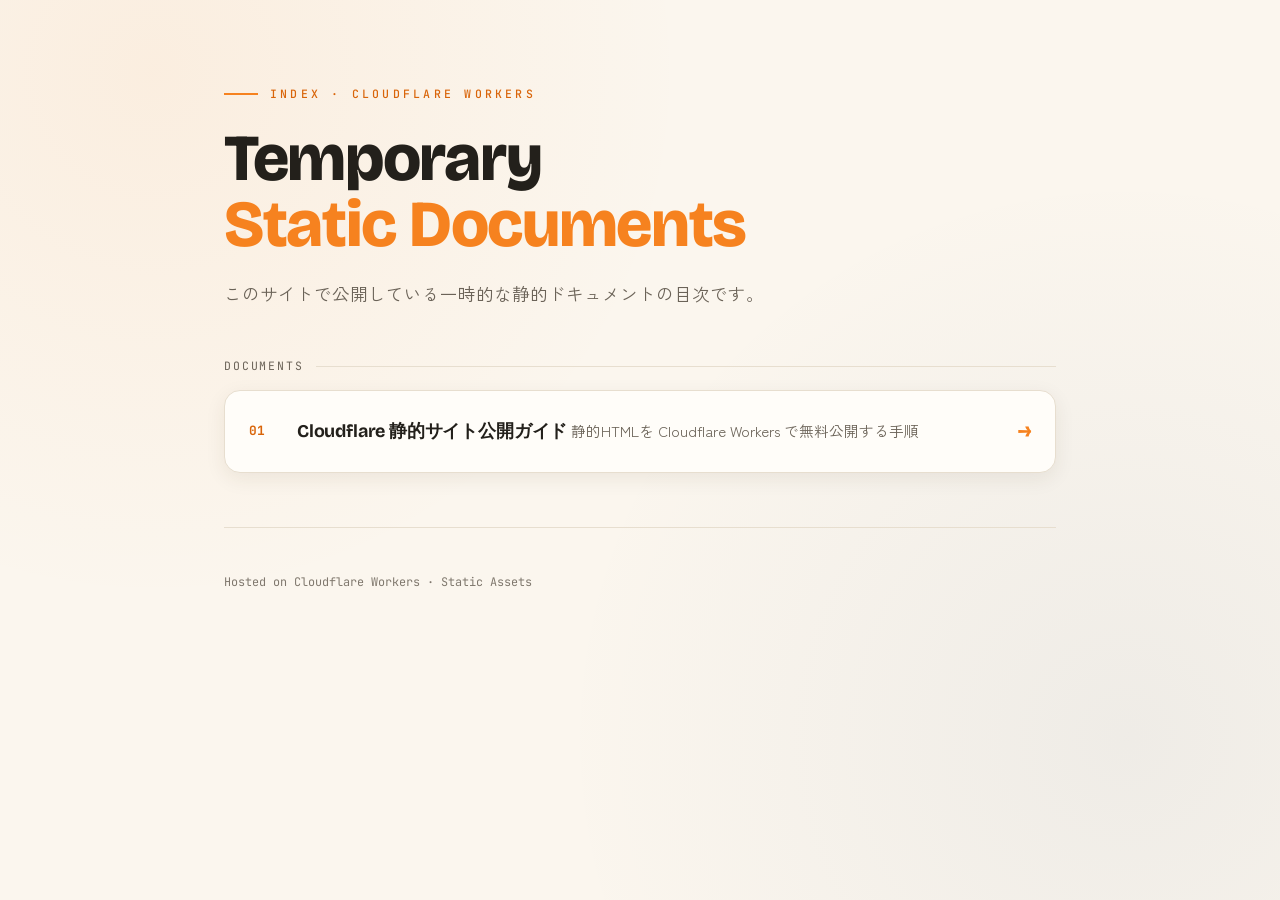
<file: index.html>
<!DOCTYPE html>
<html lang="ja">
<head>
<meta charset="UTF-8">
<meta name="viewport" content="width=device-width, initial-scale=1.0">
<title>Temporary Static Documents</title>
<link rel="preconnect" href="https://fonts.googleapis.com">
<link rel="preconnect" href="https://fonts.gstatic.com" crossorigin>
<link href="https://fonts.googleapis.com/css2?family=Bricolage+Grotesque:opsz,wght@12..96,400;12..96,600;12..96,800&family=Zen+Kaku+Gothic+New:wght@400;500;700;900&family=JetBrains+Mono:wght@400;500;700&display=swap" rel="stylesheet">
<link rel="stylesheet" href="css/style.css">
</head>
<body>
<div class="wrap">

  <header>
    <div class="kicker">Index · Cloudflare Workers</div>
    <h1>Temporary<br><span class="orange">Static Documents</span></h1>
    <p class="sub">このサイトで公開している一時的な静的ドキュメントの目次です。</p>
  </header>

  <!-- 新しいドキュメントを追加するときは、この <ul class="docs"> に <li><a> を1つ足すだけ -->
  <div class="count">Documents</div>
  <ul class="docs">
    <li>
      <a class="doc" href="cloudflare-guide.html">
        <span class="idx">01</span>
        <span class="meta">
          <span class="title">Cloudflare 静的サイト公開ガイド</span>
          <span class="desc">静的HTMLを Cloudflare Workers で無料公開する手順</span>
        </span>
        <span class="go">→</span>
      </a>
    </li>
  </ul>

  <footer>
    <div class="conf">Hosted on Cloudflare Workers · Static Assets</div>
  </footer>

</div>
</body>
</html>
</file>
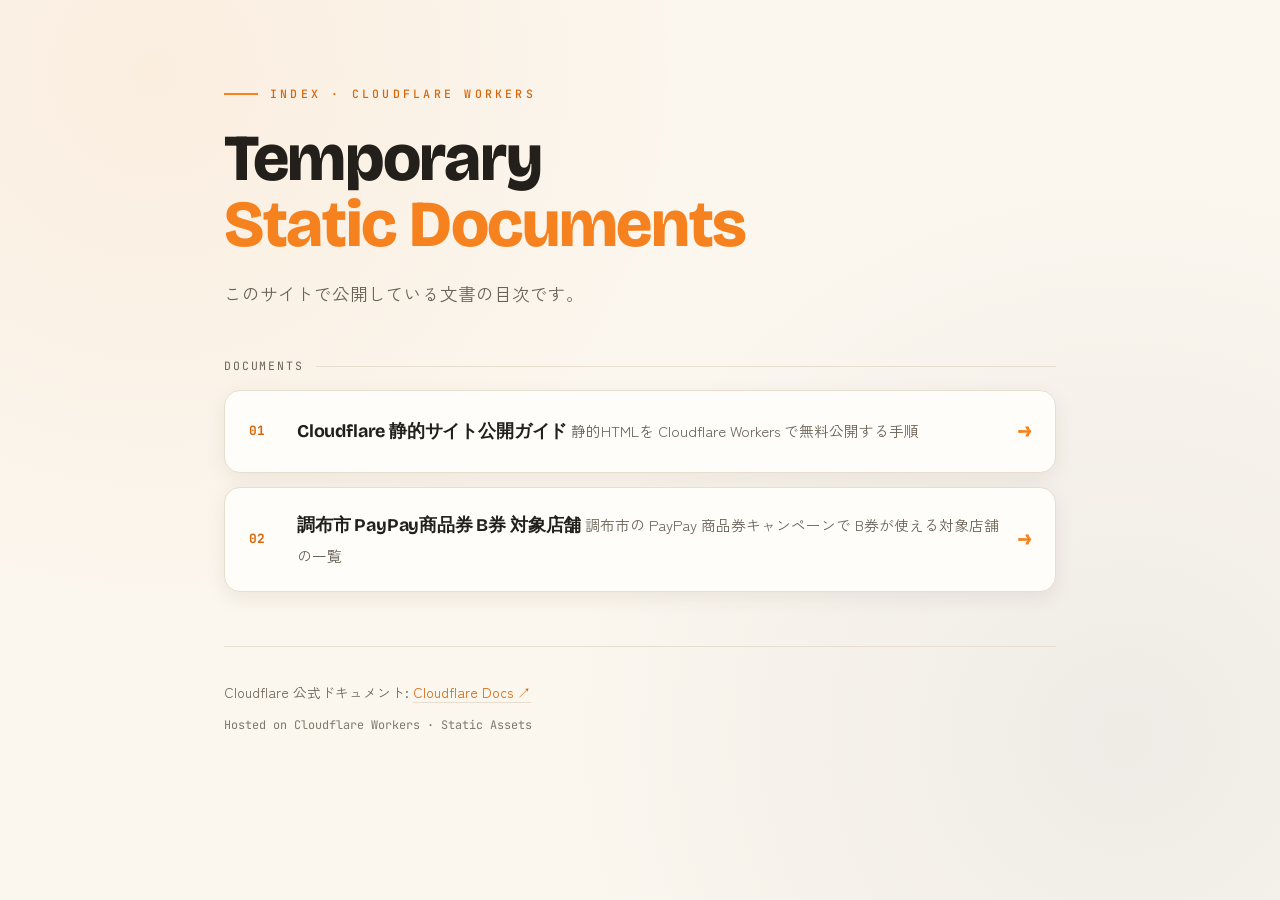
<file: public/index.html>
<!DOCTYPE html>
<html lang="ja">
<head>
<meta charset="UTF-8">
<meta name="viewport" content="width=device-width, initial-scale=1.0">
<title>Temporary Static Documents</title>
<link rel="preconnect" href="https://fonts.googleapis.com">
<link rel="preconnect" href="https://fonts.gstatic.com" crossorigin>
<link href="https://fonts.googleapis.com/css2?family=Bricolage+Grotesque:opsz,wght@12..96,400;12..96,600;12..96,800&family=Zen+Kaku+Gothic+New:wght@400;500;700;900&family=JetBrains+Mono:wght@400;500;700&display=swap" rel="stylesheet">
<link rel="stylesheet" href="/css/style.css">
<link rel="icon" href="/favicon.ico" sizes="any">
<link rel="icon" href="/icons/favicon.svg" type="image/svg+xml">
<link rel="apple-touch-icon" href="/icons/apple-touch-icon.png">
<link rel="manifest" href="/site.webmanifest">
<meta name="theme-color" content="#F6821F">
</head>
<body>
<div class="wrap">

  <header>
    <div class="kicker">Index · Cloudflare Workers</div>
    <h1>Temporary<br><span class="orange">Static Documents</span></h1>
    <p class="sub">このサイトで公開している文書の目次です。</p>
  </header>

  <!-- 新しいドキュメントを追加するときは、この <ul class="docs"> に <li><a> を1つ足すだけ -->
  <div class="count">Documents</div>
  <ul class="docs">
    <li>
      <a class="doc" href="docs/cloudflare-guide.html">
        <span class="idx">01</span>
        <span class="meta">
          <span class="title">Cloudflare 静的サイト公開ガイド</span>
          <span class="desc">静的HTMLを Cloudflare Workers で無料公開する手順</span>
        </span>
        <span class="go">→</span>
      </a>
    </li>
    <li>
      <a class="doc" href="docs/chofu-paypay-b.html">
        <span class="idx">02</span>
        <span class="meta">
          <span class="title">調布市 PayPay商品券 B券 対象店舗</span>
          <span class="desc">調布市の PayPay 商品券キャンペーンで B券が使える対象店舗の一覧</span>
        </span>
        <span class="go">&rarr;</span>
      </a>
    </li>
  </ul>

  <footer>
    <p>Cloudflare 公式ドキュメント: <a href="https://developers.cloudflare.com/" target="_blank" rel="noopener">Cloudflare Docs ↗</a></p>
    <div class="conf">Hosted on Cloudflare Workers · Static Assets</div>
  </footer>

</div>
</body>
</html>
</file>
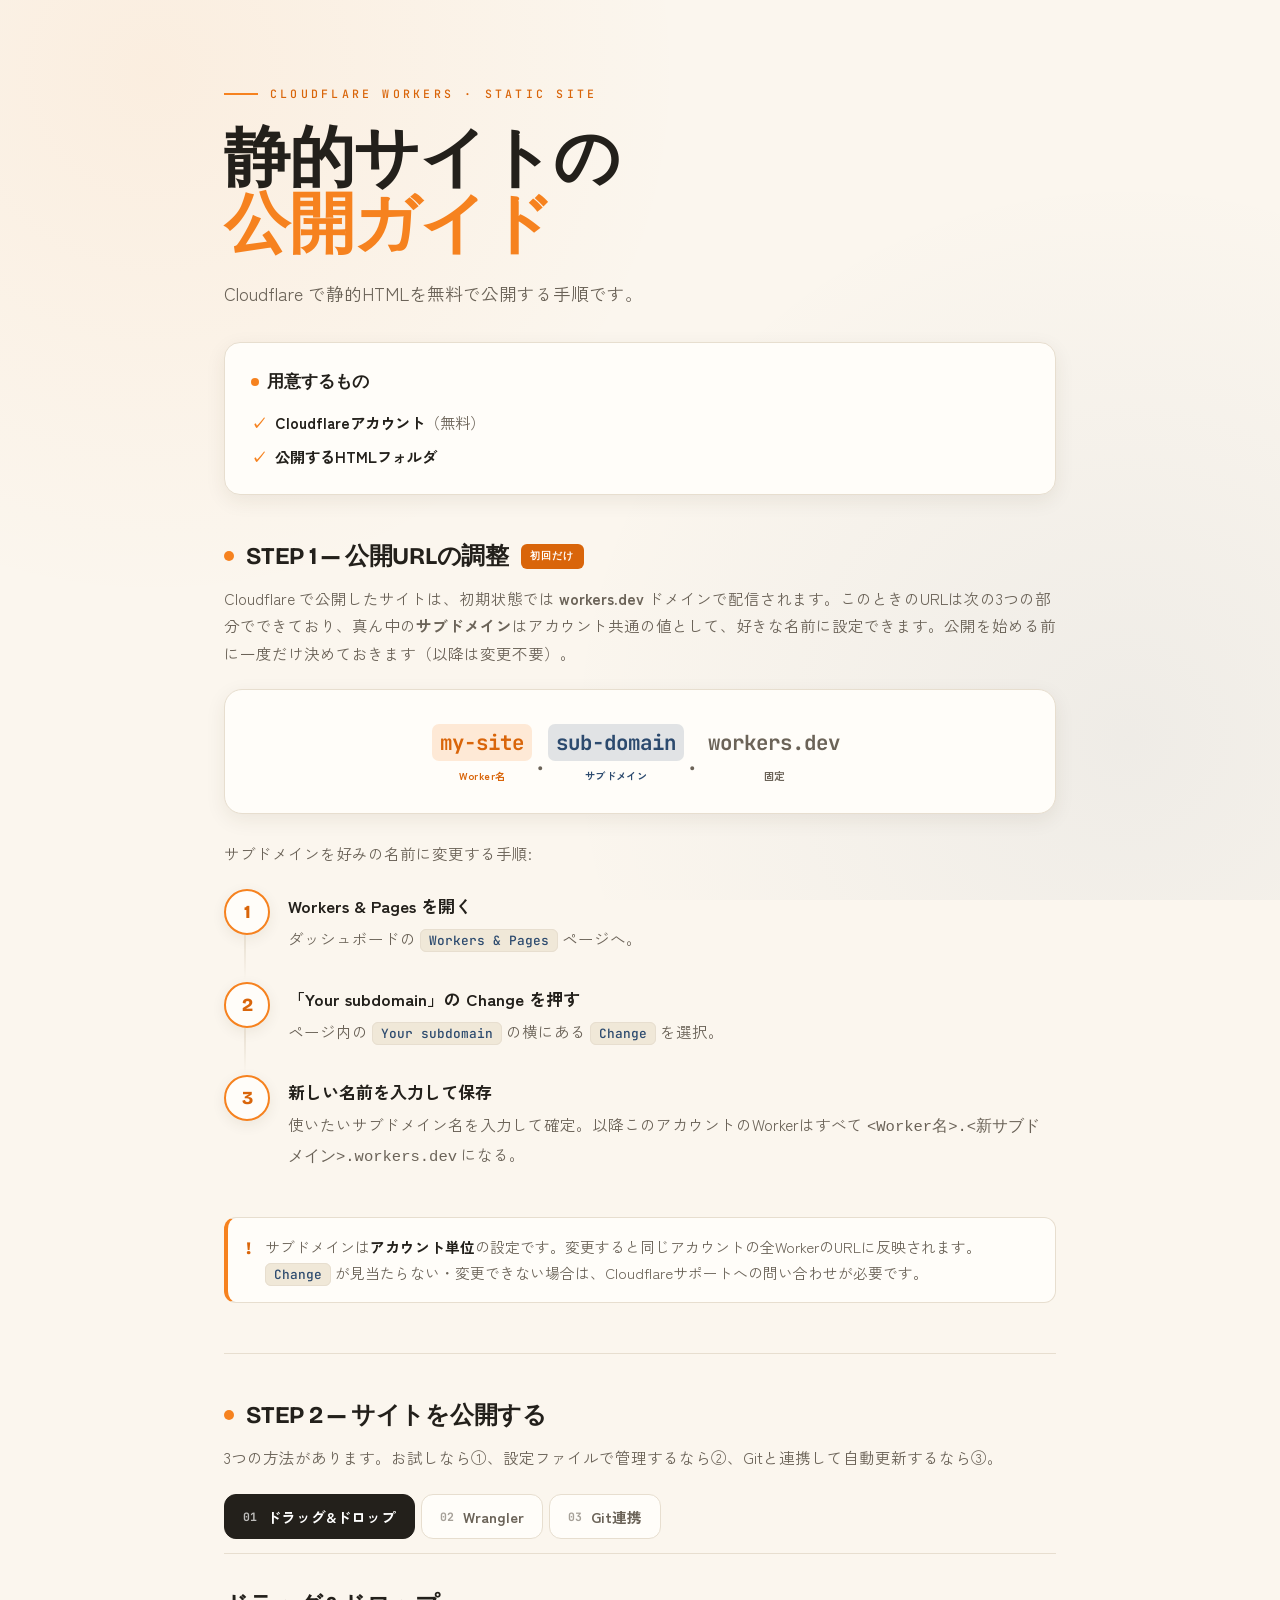
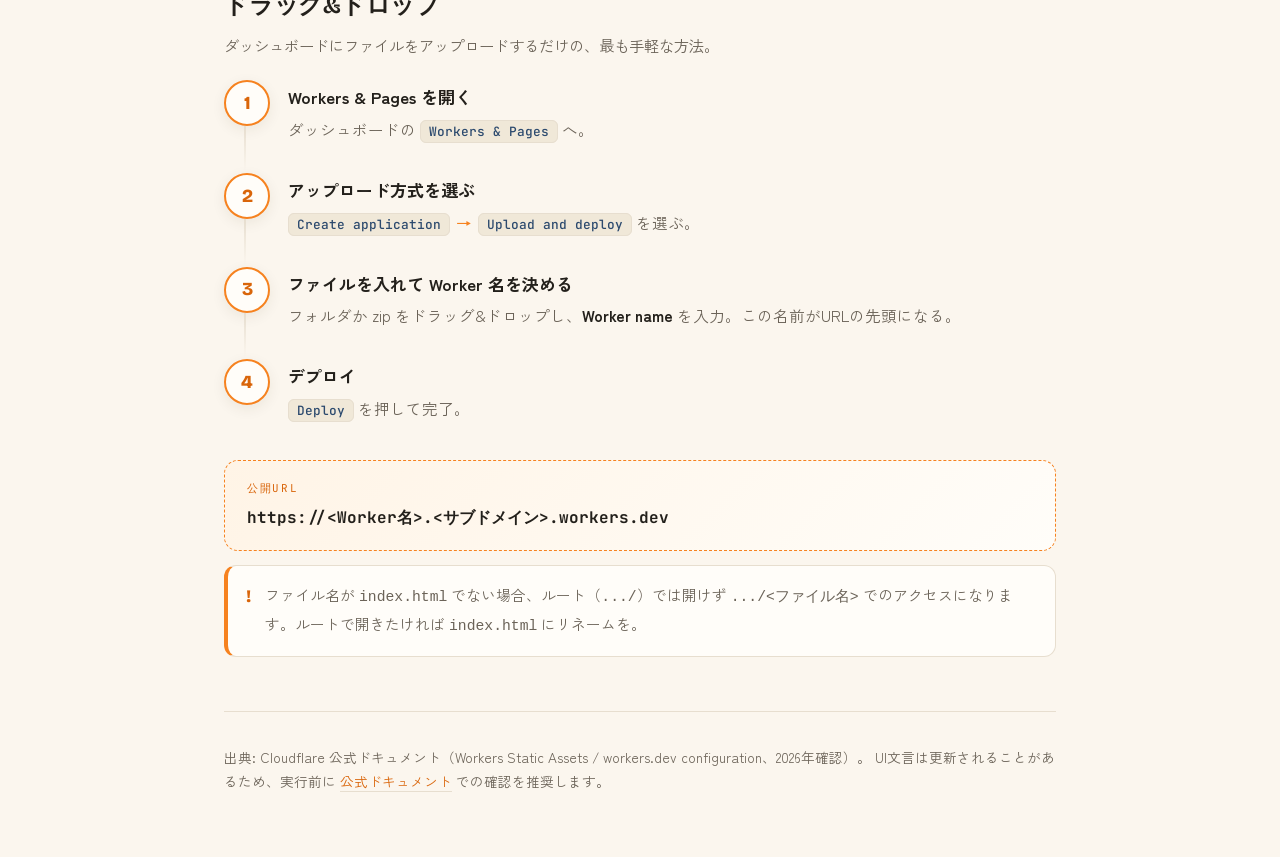
<file: cloudflare-guide.html>
<!DOCTYPE html>
<html lang="ja">
<head>
<meta charset="UTF-8">
<meta name="viewport" content="width=device-width, initial-scale=1.0">
<title>Cloudflare 静的サイト公開ガイド</title>
<link rel="preconnect" href="https://fonts.googleapis.com">
<link rel="preconnect" href="https://fonts.gstatic.com" crossorigin>
<link href="https://fonts.googleapis.com/css2?family=Bricolage+Grotesque:opsz,wght@12..96,400;12..96,600;12..96,800&family=Zen+Kaku+Gothic+New:wght@400;500;700;900&family=JetBrains+Mono:wght@400;500;700&display=swap" rel="stylesheet">
<link rel="stylesheet" href="css/style.css">
</head>
<body>
<div class="wrap">

  <header>
    <div class="kicker">Cloudflare Workers · Static Site</div>
    <h1>静的サイトの<br><span class="orange">公開ガイド</span></h1>
    <p class="sub">Cloudflare で静的HTMLを無料で公開する手順です。</p>
  </header>

  <div class="prereq">
    <h3><span></span>用意するもの</h3>
    <ul>
      <li><b>Cloudflareアカウント</b>（無料）</li>
      <li><b>公開するHTMLフォルダ</b></li>
    </ul>
  </div>

  <!-- ========== STEP 1 ========== -->
  <div class="sec-h"><span class="bar"></span>STEP 1 — 公開URLの調整 <span class="once">初回だけ</span></div>
  <p class="sec-lead">Cloudflare で公開したサイトは、初期状態では <b>workers.dev</b> ドメインで配信されます。このときのURLは次の3つの部分でできており、真ん中の<b>サブドメイン</b>はアカウント共通の値として、好きな名前に設定できます。公開を始める前に一度だけ決めておきます（以降は変更不要）。</p>

  <div class="anatomy">
    <div class="url-line">
      <span class="seg s1"><span class="txt">my-site</span><span class="tag">Worker名</span></span>
      <span class="dot">.</span>
      <span class="seg s2"><span class="txt">sub-domain</span><span class="tag">サブドメイン</span></span>
      <span class="dot">.</span>
      <span class="seg s3"><span class="txt">workers.dev</span><span class="tag">固定</span></span>
    </div>
  </div>

  <p class="sec-lead">サブドメインを好みの名前に変更する手順:</p>
  <ol class="steps">
    <li>
      <div class="step-title">Workers &amp; Pages を開く</div>
      <div class="step-body">ダッシュボードの <span class="ui">Workers &amp; Pages</span> ページへ。</div>
    </li>
    <li>
      <div class="step-title">「Your subdomain」の Change を押す</div>
      <div class="step-body">ページ内の <span class="ui">Your subdomain</span> の横にある <span class="ui">Change</span> を選択。</div>
    </li>
    <li>
      <div class="step-title">新しい名前を入力して保存</div>
      <div class="step-body">使いたいサブドメイン名を入力して確定。以降このアカウントのWorkerはすべて <code>&lt;Worker名&gt;.&lt;新サブドメイン&gt;.workers.dev</code> になる。</div>
    </li>
  </ol>
  <div class="note">
    <span class="ic">!</span>
    <div>サブドメインは<b>アカウント単位</b>の設定です。変更すると同じアカウントの全WorkerのURLに反映されます。<span class="ui">Change</span> が見当たらない・変更できない場合は、Cloudflareサポートへの問い合わせが必要です。</div>
  </div>

  <div class="divider"></div>

  <!-- ========== STEP 2 ========== -->
  <div class="sec-h" style="margin-top:40px;"><span class="bar"></span>STEP 2 — サイトを公開する</div>
  <p class="sec-lead">3つの方法があります。お試しなら①、設定ファイルで管理するなら②、Gitと連携して自動更新するなら③。</p>

  <div class="tabs">
    <button class="tab active" data-tab="upload"><span class="n">01</span>ドラッグ&ドロップ</button>
    <button class="tab" data-tab="wrangler"><span class="n">02</span>Wrangler</button>
    <button class="tab" data-tab="git"><span class="n">03</span>Git連携</button>
  </div>

  <!-- PANEL 1 -->
  <section class="panel active" id="upload">
    <div class="panel-head">
      <h2>ドラッグ&ドロップ</h2>
      <p>ダッシュボードにファイルをアップロードするだけの、最も手軽な方法。</p>
    </div>
    <ol class="steps">
      <li>
        <div class="step-title">Workers &amp; Pages を開く</div>
        <div class="step-body">ダッシュボードの <span class="ui">Workers &amp; Pages</span> へ。</div>
      </li>
      <li>
        <div class="step-title">アップロード方式を選ぶ</div>
        <div class="step-body"><span class="ui">Create application</span> <span class="arrow">→</span> <span class="ui">Upload and deploy</span> を選ぶ。</div>
      </li>
      <li>
        <div class="step-title">ファイルを入れて Worker 名を決める</div>
        <div class="step-body">フォルダか zip をドラッグ&ドロップし、<b>Worker name</b> を入力。この名前がURLの先頭になる。</div>
      </li>
      <li>
        <div class="step-title">デプロイ</div>
        <div class="step-body"><span class="ui">Deploy</span> を押して完了。</div>
      </li>
    </ol>
    <div class="result">
      <div class="lbl">公開URL</div>
      <div class="url">https://&lt;Worker名&gt;.&lt;サブドメイン&gt;.workers.dev</div>
    </div>
    <div class="note">
      <span class="ic">!</span>
      <div>ファイル名が <code>index.html</code> でない場合、ルート（<code>.../</code>）では開けず <code>.../&lt;ファイル名&gt;</code> でのアクセスになります。ルートで開きたければ <code>index.html</code> にリネームを。</div>
    </div>
  </section>

  <!-- PANEL 2 -->
  <section class="panel" id="wrangler">
    <div class="panel-head">
      <h2>Wrangler（CLI）</h2>
      <p>設定ファイルで管理する方法。CI組み込みやチーム運用に向く。</p>
    </div>
    <ol class="steps">
      <li>
        <div class="step-title">インストールしてログイン</div>
        <pre><span class="terminal-dot"><i></i><i></i><i></i></span><code><span class="cmt"># Node.js / npm が前提</span>
<span class="cmd">npm install -g wrangler</span>
<span class="cmd">wrangler login</span></code></pre>
      </li>
      <li>
        <div class="step-title">設定ファイルを作る</div>
        <div class="step-body">プロジェクトルートに <span class="ui">wrangler.jsonc</span> を作成。静的アセットのみなら最小構成はこれだけ。</div>
        <pre><span class="terminal-dot"><i></i><i></i><i></i></span><code>{
  <span class="key">"name"</span>: <span class="str">"my-site"</span>,           <span class="cmt">// ← URL先頭になる</span>
  <span class="key">"compatibility_date"</span>: <span class="str">"2026-06-01"</span>,
  <span class="key">"assets"</span>: {
    <span class="key">"directory"</span>: <span class="str">"./public/"</span>   <span class="cmt">// 公開フォルダ</span>
  }
}</code></pre>
      </li>
      <li>
        <div class="step-title">デプロイ</div>
        <pre><span class="terminal-dot"><i></i><i></i><i></i></span><code><span class="cmd">wrangler deploy</span></code></pre>
      </li>
    </ol>
    <div class="result">
      <div class="lbl">公開URL</div>
      <div class="url">https://my-site.&lt;サブドメイン&gt;.workers.dev</div>
    </div>
  </section>

  <!-- PANEL 3 -->
  <section class="panel" id="git">
    <div class="panel-head">
      <h2>Git連携（Workers Builds）</h2>
      <p>リポジトリと連携し、<code>git push</code> で自動ビルド&デプロイする方法。</p>
    </div>
    <ol class="steps">
      <li>
        <div class="step-title">リポジトリを接続</div>
        <div class="step-body"><span class="ui">Workers &amp; Pages</span> <span class="arrow">→</span> <span class="ui">Create application</span> から GitHub / GitLab のリポジトリをインポート。</div>
      </li>
      <li>
        <div class="step-title">ビルド設定</div>
        <div class="step-body">静的HTMLなら Build command は空欄。公開フォルダ（<code>assets.directory</code> 相当）を指定。</div>
      </li>
      <li>
        <div class="step-title">デプロイ</div>
        <div class="step-body">以降は push で自動更新。プレビューURLも付く。</div>
      </li>
    </ol>
    <div class="result">
      <div class="lbl">公開URL</div>
      <div class="url">https://&lt;Worker名&gt;.&lt;サブドメイン&gt;.workers.dev</div>
    </div>
  </section>

  <footer>
    出典: Cloudflare 公式ドキュメント（Workers Static Assets / workers.dev configuration、2026年確認）。
    UI文言は更新されることがあるため、実行前に
    <a href="https://developers.cloudflare.com/workers/static-assets/" target="_blank" rel="noopener">公式ドキュメント</a> での確認を推奨します。
  </footer>

</div>

<script>
  const tabs = document.querySelectorAll('.tab');
  const panels = document.querySelectorAll('.panel');
  tabs.forEach(tab=>{
    tab.addEventListener('click',()=>{
      tabs.forEach(t=>t.classList.remove('active'));
      panels.forEach(p=>p.classList.remove('active'));
      tab.classList.add('active');
      document.getElementById(tab.dataset.tab).classList.add('active');
    });
  });
</script>
</body>
</html>
</file>
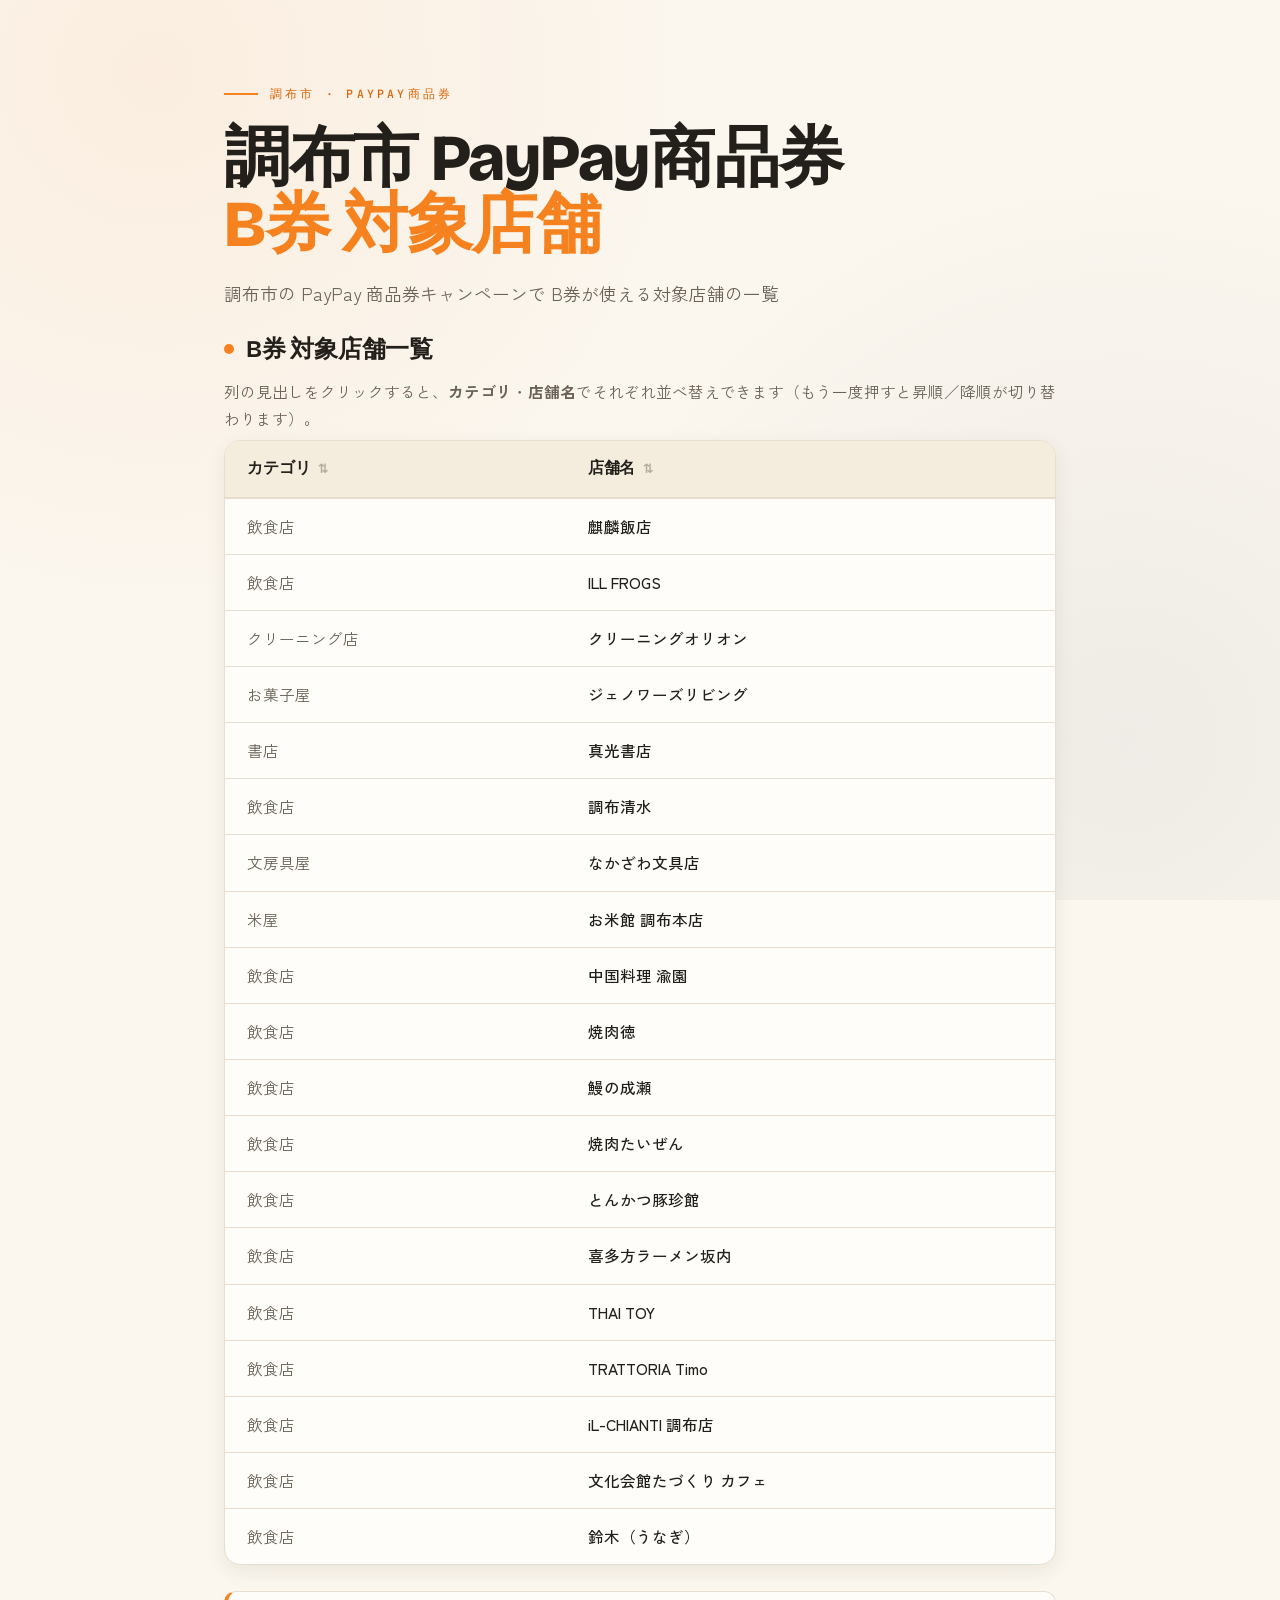
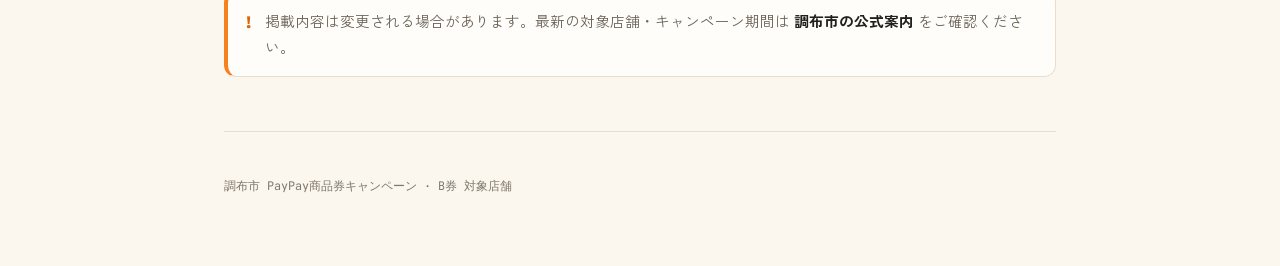
<file: public/chofu-paypay-b.html>
<!DOCTYPE html>
<html lang="ja">
<head>
<meta charset="UTF-8">
<meta name="viewport" content="width=device-width, initial-scale=1.0">
<title>調布市 PayPay商品券 B券 対象店舗</title>
<link rel="preconnect" href="https://fonts.googleapis.com">
<link rel="preconnect" href="https://fonts.gstatic.com" crossorigin>
<link href="https://fonts.googleapis.com/css2?family=Bricolage+Grotesque:opsz,wght@12..96,400;12..96,600;12..96,800&family=Zen+Kaku+Gothic+New:wght@400;500;700;900&family=JetBrains+Mono:wght@400;500;700&display=swap" rel="stylesheet">
<link rel="stylesheet" href="css/style.css">
<link rel="icon" href="/favicon.ico" sizes="any">
<link rel="icon" href="/favicon.svg" type="image/svg+xml">
<link rel="apple-touch-icon" href="/apple-touch-icon.png">
<link rel="manifest" href="/site.webmanifest">
<meta name="theme-color" content="#F6821F">
</head>
<body>
<div class="wrap">

  <header>
    <div class="kicker">調布市 · PayPay商品券</div>
    <h1>調布市 PayPay商品券<br><span class="orange">B券 対象店舗</span></h1>
    <p class="sub">調布市の PayPay 商品券キャンペーンで B券が使える対象店舗の一覧</p>
  </header>

  <div class="sec-h"><span class="bar"></span>B券 対象店舗一覧</div>
  <p class="sec-lead">列の見出しをクリックすると、<b>カテゴリ</b>・<b>店舗名</b>でそれぞれ並べ替えできます（もう一度押すと昇順／降順が切り替わります）。</p>

  <div class="table-wrap">
    <table class="sortable" id="shops">
      <thead>
        <tr>
          <th data-key="category" aria-sort="none">カテゴリ</th>
          <th data-key="name" aria-sort="none">店舗名</th>
        </tr>
      </thead>
      <tbody>
        <tr><td>飲食店</td><td>麒麟飯店</td></tr>
        <tr><td>飲食店</td><td>ILL FROGS</td></tr>
        <tr><td>クリーニング店</td><td>クリーニングオリオン</td></tr>
        <tr><td>お菓子屋</td><td>ジェノワーズリビング</td></tr>
        <tr><td>書店</td><td>真光書店</td></tr>
        <tr><td>飲食店</td><td>調布清水</td></tr>
        <tr><td>文房具屋</td><td>なかざわ文具店</td></tr>
        <tr><td>米屋</td><td>お米館 調布本店</td></tr>
        <tr><td>飲食店</td><td>中国料理 渝園</td></tr>
        <tr><td>飲食店</td><td>焼肉徳</td></tr>
        <tr><td>飲食店</td><td>鰻の成瀬</td></tr>
        <tr><td>飲食店</td><td>焼肉たいぜん</td></tr>
        <tr><td>飲食店</td><td>とんかつ豚珍館</td></tr>
        <tr><td>飲食店</td><td>喜多方ラーメン坂内</td></tr>
        <tr><td>飲食店</td><td>THAI TOY</td></tr>
        <tr><td>飲食店</td><td>TRATTORIA Timo</td></tr>
        <tr><td>飲食店</td><td>iL-CHIANTI 調布店</td></tr>
        <tr><td>飲食店</td><td>文化会館たづくり カフェ</td></tr>
        <tr><td>飲食店</td><td>鈴木（うなぎ）</td></tr>
      </tbody>
    </table>
  </div>

  <div class="note">
    <span class="ic">!</span>
    <div>掲載内容は変更される場合があります。最新の対象店舗・キャンペーン期間は <b>調布市の公式案内</b> をご確認ください。</div>
  </div>

  <footer>
    <div class="conf">調布市 PayPay商品券キャンペーン · B券 対象店舗</div>
  </footer>

</div>

<script>
  const table = document.getElementById('shops');
  const tbody = table.querySelector('tbody');
  const headers = table.querySelectorAll('th[data-key]');
  const collator = new Intl.Collator('ja');

  headers.forEach((th, col) => {
    th.addEventListener('click', () => {
      const asc = th.getAttribute('aria-sort') !== 'ascending';
      headers.forEach(h => h.setAttribute('aria-sort', 'none'));
      th.setAttribute('aria-sort', asc ? 'ascending' : 'descending');
      const rows = [...tbody.rows].sort((a, b) =>
        collator.compare(a.cells[col].textContent, b.cells[col].textContent));
      if (!asc) rows.reverse();
      rows.forEach(r => tbody.appendChild(r));
    });
  });
</script>
</body>
</html>
</file>
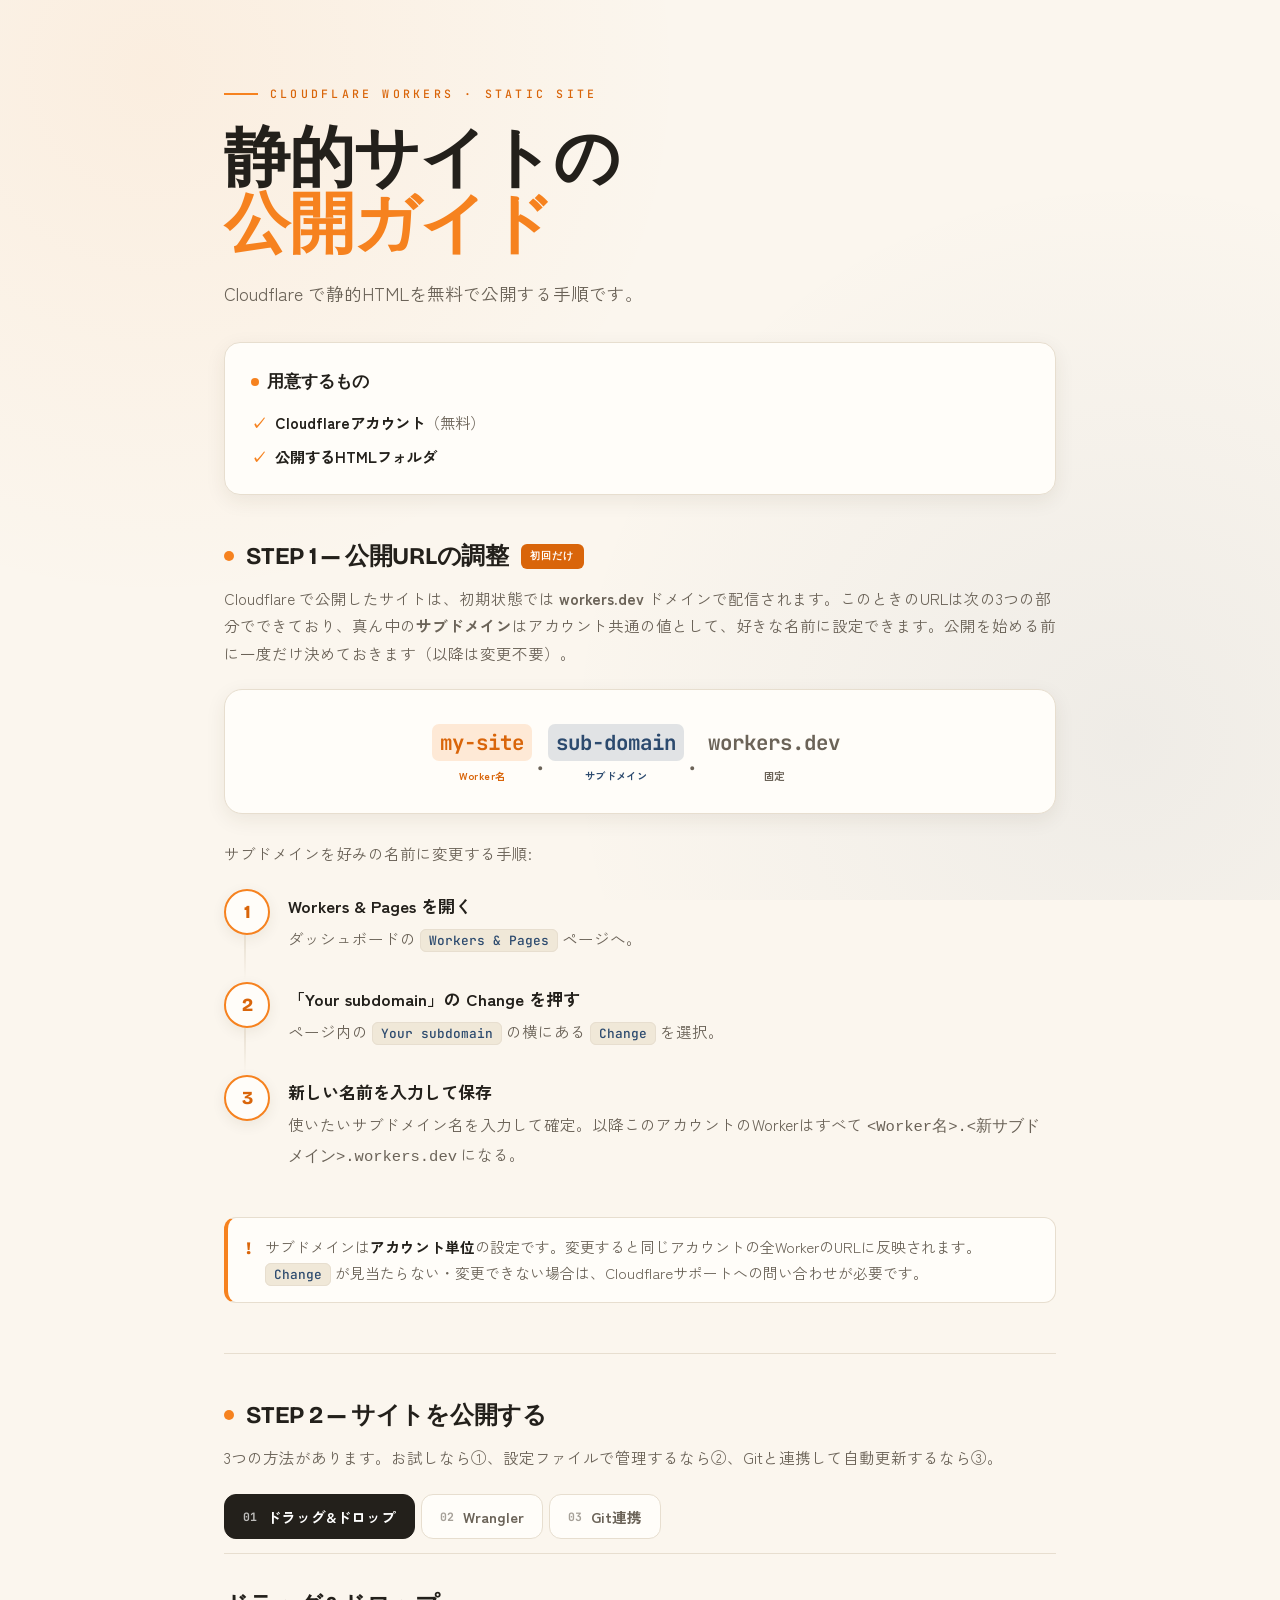
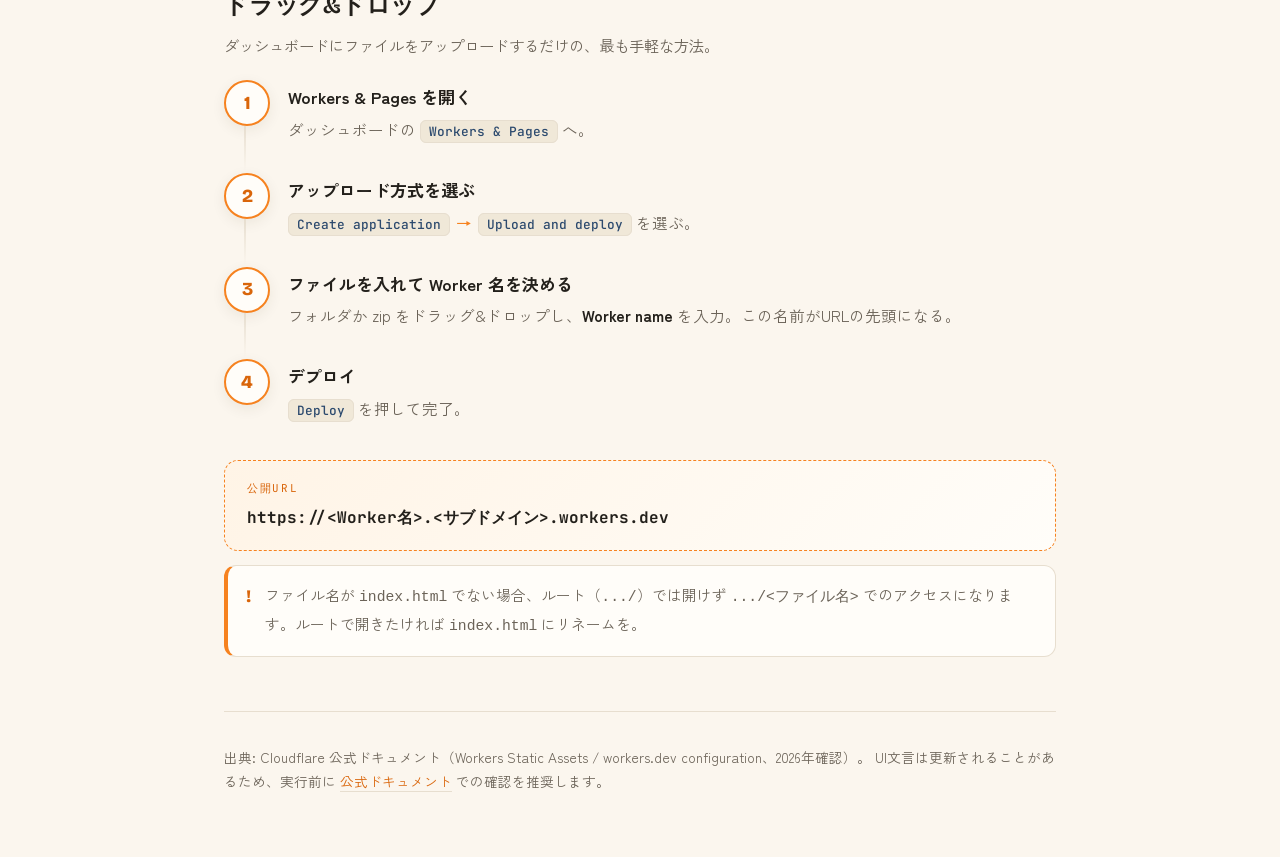
<file: public/cloudflare-guide.html>
<!DOCTYPE html>
<html lang="ja">
<head>
<meta charset="UTF-8">
<meta name="viewport" content="width=device-width, initial-scale=1.0">
<title>Cloudflare 静的サイト公開ガイド</title>
<link rel="preconnect" href="https://fonts.googleapis.com">
<link rel="preconnect" href="https://fonts.gstatic.com" crossorigin>
<link href="https://fonts.googleapis.com/css2?family=Bricolage+Grotesque:opsz,wght@12..96,400;12..96,600;12..96,800&family=Zen+Kaku+Gothic+New:wght@400;500;700;900&family=JetBrains+Mono:wght@400;500;700&display=swap" rel="stylesheet">
<link rel="stylesheet" href="css/style.css">
<link rel="icon" href="/favicon.ico" sizes="any">
<link rel="icon" href="/favicon.svg" type="image/svg+xml">
<link rel="apple-touch-icon" href="/apple-touch-icon.png">
<link rel="manifest" href="/site.webmanifest">
<meta name="theme-color" content="#F6821F">
</head>
<body>
<div class="wrap">

  <header>
    <div class="kicker">Cloudflare Workers · Static Site</div>
    <h1>静的サイトの<br><span class="orange">公開ガイド</span></h1>
    <p class="sub">Cloudflare で静的HTMLを無料で公開する手順です。</p>
  </header>

  <div class="prereq">
    <h3><span></span>用意するもの</h3>
    <ul>
      <li><b>Cloudflareアカウント</b>（無料）</li>
      <li><b>公開するHTMLフォルダ</b></li>
    </ul>
  </div>

  <!-- ========== STEP 1 ========== -->
  <div class="sec-h"><span class="bar"></span>STEP 1 — 公開URLの調整 <span class="once">初回だけ</span></div>
  <p class="sec-lead">Cloudflare で公開したサイトは、初期状態では <b>workers.dev</b> ドメインで配信されます。このときのURLは次の3つの部分でできており、真ん中の<b>サブドメイン</b>はアカウント共通の値として、好きな名前に設定できます。公開を始める前に一度だけ決めておきます（以降は変更不要）。</p>

  <div class="anatomy">
    <div class="url-line">
      <span class="seg s1"><span class="txt">my-site</span><span class="tag">Worker名</span></span>
      <span class="dot">.</span>
      <span class="seg s2"><span class="txt">sub-domain</span><span class="tag">サブドメイン</span></span>
      <span class="dot">.</span>
      <span class="seg s3"><span class="txt">workers.dev</span><span class="tag">固定</span></span>
    </div>
  </div>

  <p class="sec-lead">サブドメインを好みの名前に変更する手順:</p>
  <ol class="steps">
    <li>
      <div class="step-title">Workers &amp; Pages を開く</div>
      <div class="step-body">ダッシュボードの <span class="ui">Workers &amp; Pages</span> ページへ。</div>
    </li>
    <li>
      <div class="step-title">「Your subdomain」の Change を押す</div>
      <div class="step-body">ページ内の <span class="ui">Your subdomain</span> の横にある <span class="ui">Change</span> を選択。</div>
    </li>
    <li>
      <div class="step-title">新しい名前を入力して保存</div>
      <div class="step-body">使いたいサブドメイン名を入力して確定。以降このアカウントのWorkerはすべて <code>&lt;Worker名&gt;.&lt;新サブドメイン&gt;.workers.dev</code> になる。</div>
    </li>
  </ol>
  <div class="note">
    <span class="ic">!</span>
    <div>サブドメインは<b>アカウント単位</b>の設定です。変更すると同じアカウントの全WorkerのURLに反映されます。<span class="ui">Change</span> が見当たらない・変更できない場合は、Cloudflareサポートへの問い合わせが必要です。</div>
  </div>

  <div class="divider"></div>

  <!-- ========== STEP 2 ========== -->
  <div class="sec-h" style="margin-top:40px;"><span class="bar"></span>STEP 2 — サイトを公開する</div>
  <p class="sec-lead">3つの方法があります。お試しなら①、設定ファイルで管理するなら②、Gitと連携して自動更新するなら③。</p>

  <div class="tabs">
    <button class="tab active" data-tab="upload"><span class="n">01</span>ドラッグ&ドロップ</button>
    <button class="tab" data-tab="wrangler"><span class="n">02</span>Wrangler</button>
    <button class="tab" data-tab="git"><span class="n">03</span>Git連携</button>
  </div>

  <!-- PANEL 1 -->
  <section class="panel active" id="upload">
    <div class="panel-head">
      <h2>ドラッグ&ドロップ</h2>
      <p>ダッシュボードにファイルをアップロードするだけの、最も手軽な方法。</p>
    </div>
    <ol class="steps">
      <li>
        <div class="step-title">Workers &amp; Pages を開く</div>
        <div class="step-body">ダッシュボードの <span class="ui">Workers &amp; Pages</span> へ。</div>
      </li>
      <li>
        <div class="step-title">アップロード方式を選ぶ</div>
        <div class="step-body"><span class="ui">Create application</span> <span class="arrow">→</span> <span class="ui">Upload and deploy</span> を選ぶ。</div>
      </li>
      <li>
        <div class="step-title">ファイルを入れて Worker 名を決める</div>
        <div class="step-body">フォルダか zip をドラッグ&ドロップし、<b>Worker name</b> を入力。この名前がURLの先頭になる。</div>
      </li>
      <li>
        <div class="step-title">デプロイ</div>
        <div class="step-body"><span class="ui">Deploy</span> を押して完了。</div>
      </li>
    </ol>
    <div class="result">
      <div class="lbl">公開URL</div>
      <div class="url">https://&lt;Worker名&gt;.&lt;サブドメイン&gt;.workers.dev</div>
    </div>
    <div class="note">
      <span class="ic">!</span>
      <div>ファイル名が <code>index.html</code> でない場合、ルート（<code>.../</code>）では開けず <code>.../&lt;ファイル名&gt;</code> でのアクセスになります。ルートで開きたければ <code>index.html</code> にリネームを。</div>
    </div>
  </section>

  <!-- PANEL 2 -->
  <section class="panel" id="wrangler">
    <div class="panel-head">
      <h2>Wrangler（CLI）</h2>
      <p>設定ファイルで管理する方法。CI組み込みやチーム運用に向く。</p>
    </div>
    <ol class="steps">
      <li>
        <div class="step-title">インストールしてログイン</div>
        <pre><span class="terminal-dot"><i></i><i></i><i></i></span><code><span class="cmt"># Node.js / npm が前提</span>
<span class="cmd">npm install -g wrangler</span>
<span class="cmd">wrangler login</span></code></pre>
      </li>
      <li>
        <div class="step-title">設定ファイルを作る</div>
        <div class="step-body">プロジェクトルートに <span class="ui">wrangler.jsonc</span> を作成。静的アセットのみなら最小構成はこれだけ。</div>
        <pre><span class="terminal-dot"><i></i><i></i><i></i></span><code>{
  <span class="key">"name"</span>: <span class="str">"my-site"</span>,           <span class="cmt">// ← URL先頭になる</span>
  <span class="key">"compatibility_date"</span>: <span class="str">"2026-06-01"</span>,
  <span class="key">"assets"</span>: {
    <span class="key">"directory"</span>: <span class="str">"./public/"</span>   <span class="cmt">// 公開フォルダ</span>
  }
}</code></pre>
      </li>
      <li>
        <div class="step-title">デプロイ</div>
        <pre><span class="terminal-dot"><i></i><i></i><i></i></span><code><span class="cmd">wrangler deploy</span></code></pre>
      </li>
    </ol>
    <div class="result">
      <div class="lbl">公開URL</div>
      <div class="url">https://my-site.&lt;サブドメイン&gt;.workers.dev</div>
    </div>
  </section>

  <!-- PANEL 3 -->
  <section class="panel" id="git">
    <div class="panel-head">
      <h2>Git連携（Workers Builds）</h2>
      <p>リポジトリと連携し、<code>git push</code> で自動ビルド&デプロイする方法。</p>
    </div>
    <ol class="steps">
      <li>
        <div class="step-title">リポジトリを接続</div>
        <div class="step-body"><span class="ui">Workers &amp; Pages</span> <span class="arrow">→</span> <span class="ui">Create application</span> から GitHub / GitLab のリポジトリをインポート。</div>
      </li>
      <li>
        <div class="step-title">ビルド設定</div>
        <div class="step-body">静的HTMLなら Build command は空欄。公開フォルダ（<code>assets.directory</code> 相当）を指定。</div>
      </li>
      <li>
        <div class="step-title">デプロイ</div>
        <div class="step-body">以降は push で自動更新。プレビューURLも付く。</div>
      </li>
    </ol>
    <div class="result">
      <div class="lbl">公開URL</div>
      <div class="url">https://&lt;Worker名&gt;.&lt;サブドメイン&gt;.workers.dev</div>
    </div>
  </section>

  <footer>
    出典: Cloudflare 公式ドキュメント（Workers Static Assets / workers.dev configuration、2026年確認）。
    UI文言は更新されることがあるため、実行前に
    <a href="https://developers.cloudflare.com/workers/static-assets/" target="_blank" rel="noopener">公式ドキュメント</a> での確認を推奨します。
  </footer>

</div>

<script>
  const tabs = document.querySelectorAll('.tab');
  const panels = document.querySelectorAll('.panel');
  tabs.forEach(tab=>{
    tab.addEventListener('click',()=>{
      tabs.forEach(t=>t.classList.remove('active'));
      panels.forEach(p=>p.classList.remove('active'));
      tab.classList.add('active');
      document.getElementById(tab.dataset.tab).classList.add('active');
    });
  });
</script>
</body>
</html>
</file>
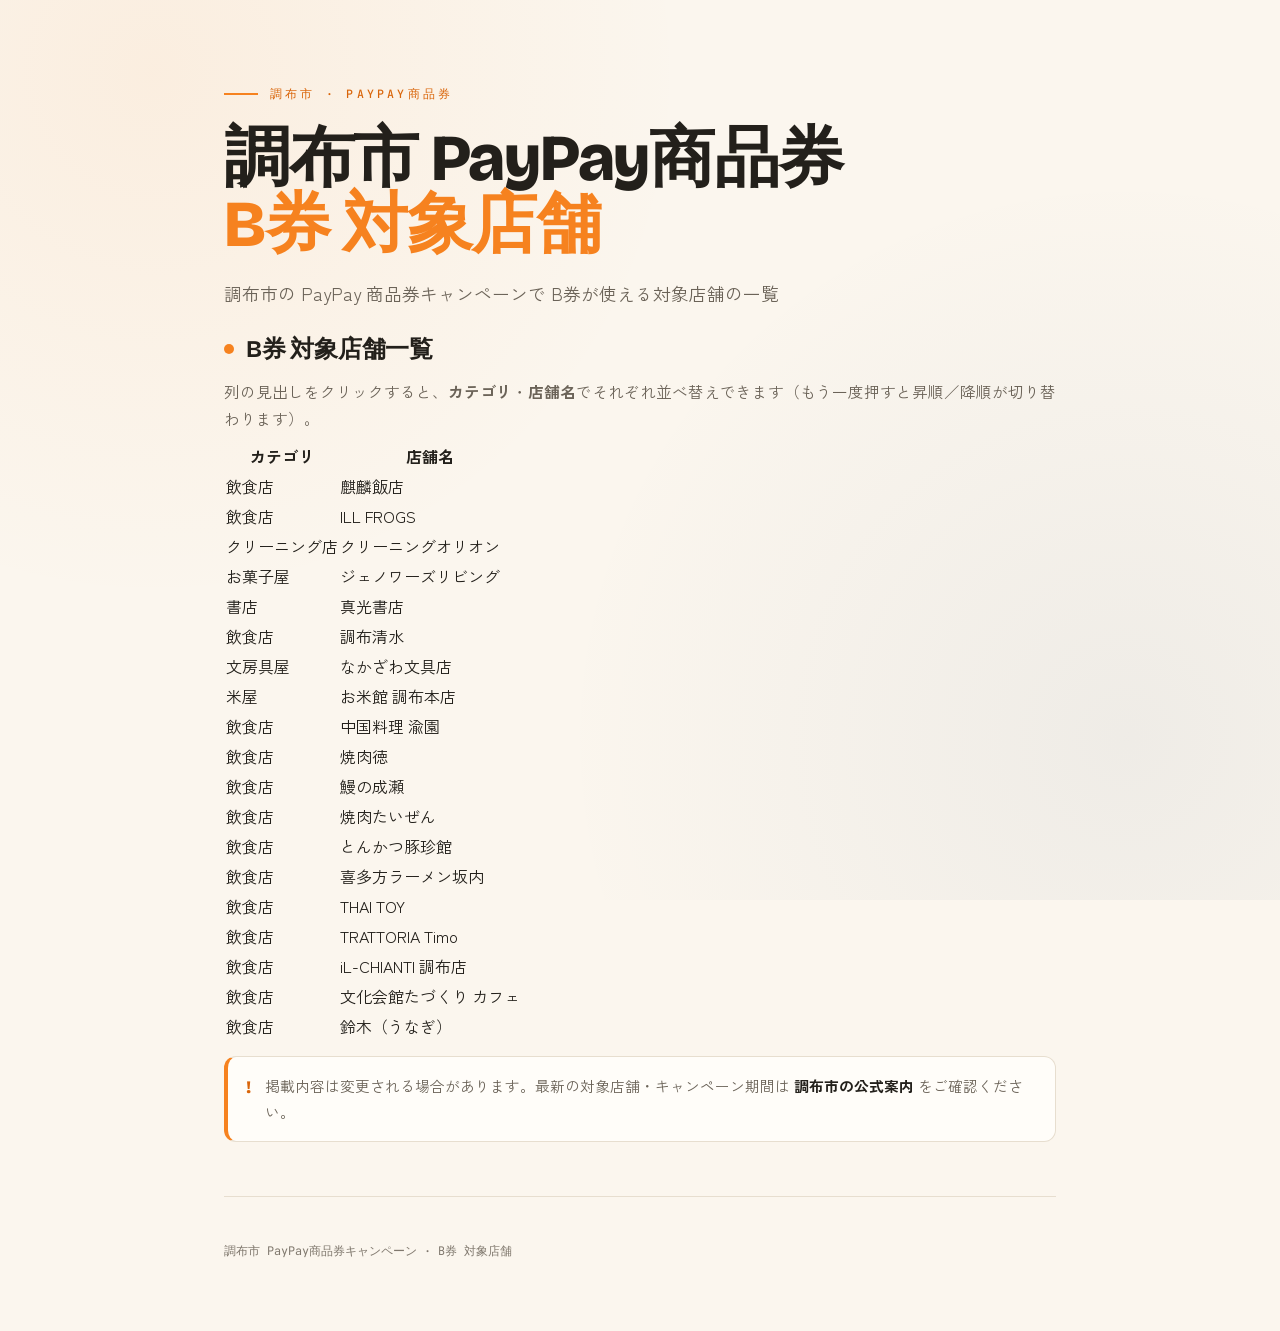
<file: public/docs/chofu-paypay-b.html>
<!DOCTYPE html>
<html lang="ja">
<head>
<meta charset="UTF-8">
<meta name="viewport" content="width=device-width, initial-scale=1.0">
<title>調布市 PayPay商品券 B券 対象店舗</title>
<link rel="preconnect" href="https://fonts.googleapis.com">
<link rel="preconnect" href="https://fonts.gstatic.com" crossorigin>
<link href="https://fonts.googleapis.com/css2?family=Bricolage+Grotesque:opsz,wght@12..96,400;12..96,600;12..96,800&family=Zen+Kaku+Gothic+New:wght@400;500;700;900&family=JetBrains+Mono:wght@400;500;700&display=swap" rel="stylesheet">
<link rel="stylesheet" href="/css/style.css">
<link rel="icon" href="/favicon.ico" sizes="any">
<link rel="icon" href="/icons/favicon.svg" type="image/svg+xml">
<link rel="apple-touch-icon" href="/icons/apple-touch-icon.png">
<link rel="manifest" href="/site.webmanifest">
<meta name="theme-color" content="#F6821F">
</head>
<body>
<div class="wrap">

  <header>
    <div class="kicker">調布市 · PayPay商品券</div>
    <h1>調布市 PayPay商品券<br><span class="orange">B券 対象店舗</span></h1>
    <p class="sub">調布市の PayPay 商品券キャンペーンで B券が使える対象店舗の一覧</p>
  </header>

  <div class="sec-h"><span class="bar"></span>B券 対象店舗一覧</div>
  <p class="sec-lead">列の見出しをクリックすると、<b>カテゴリ</b>・<b>店舗名</b>でそれぞれ並べ替えできます（もう一度押すと昇順／降順が切り替わります）。</p>

  <div class="table-wrap">
    <table class="sortable" id="shops">
      <thead>
        <tr>
          <th data-key="category" aria-sort="none">カテゴリ</th>
          <th data-key="name" aria-sort="none">店舗名</th>
        </tr>
      </thead>
      <tbody>
        <tr><td>飲食店</td><td>麒麟飯店</td></tr>
        <tr><td>飲食店</td><td>ILL FROGS</td></tr>
        <tr><td>クリーニング店</td><td>クリーニングオリオン</td></tr>
        <tr><td>お菓子屋</td><td>ジェノワーズリビング</td></tr>
        <tr><td>書店</td><td>真光書店</td></tr>
        <tr><td>飲食店</td><td>調布清水</td></tr>
        <tr><td>文房具屋</td><td>なかざわ文具店</td></tr>
        <tr><td>米屋</td><td>お米館 調布本店</td></tr>
        <tr><td>飲食店</td><td>中国料理 渝園</td></tr>
        <tr><td>飲食店</td><td>焼肉徳</td></tr>
        <tr><td>飲食店</td><td>鰻の成瀬</td></tr>
        <tr><td>飲食店</td><td>焼肉たいぜん</td></tr>
        <tr><td>飲食店</td><td>とんかつ豚珍館</td></tr>
        <tr><td>飲食店</td><td>喜多方ラーメン坂内</td></tr>
        <tr><td>飲食店</td><td>THAI TOY</td></tr>
        <tr><td>飲食店</td><td>TRATTORIA Timo</td></tr>
        <tr><td>飲食店</td><td>iL-CHIANTI 調布店</td></tr>
        <tr><td>飲食店</td><td>文化会館たづくり カフェ</td></tr>
        <tr><td>飲食店</td><td>鈴木（うなぎ）</td></tr>
      </tbody>
    </table>
  </div>

  <div class="note">
    <span class="ic">!</span>
    <div>掲載内容は変更される場合があります。最新の対象店舗・キャンペーン期間は <b>調布市の公式案内</b> をご確認ください。</div>
  </div>

  <footer>
    <div class="conf">調布市 PayPay商品券キャンペーン · B券 対象店舗</div>
  </footer>

</div>

<script>
  const table = document.getElementById('shops');
  const tbody = table.querySelector('tbody');
  const headers = table.querySelectorAll('th[data-key]');
  const collator = new Intl.Collator('ja');

  headers.forEach((th, col) => {
    th.addEventListener('click', () => {
      const asc = th.getAttribute('aria-sort') !== 'ascending';
      headers.forEach(h => h.setAttribute('aria-sort', 'none'));
      th.setAttribute('aria-sort', asc ? 'ascending' : 'descending');
      const rows = [...tbody.rows].sort((a, b) =>
        collator.compare(a.cells[col].textContent, b.cells[col].textContent));
      if (!asc) rows.reverse();
      rows.forEach(r => tbody.appendChild(r));
    });
  });
</script>
</body>
</html>
</file>
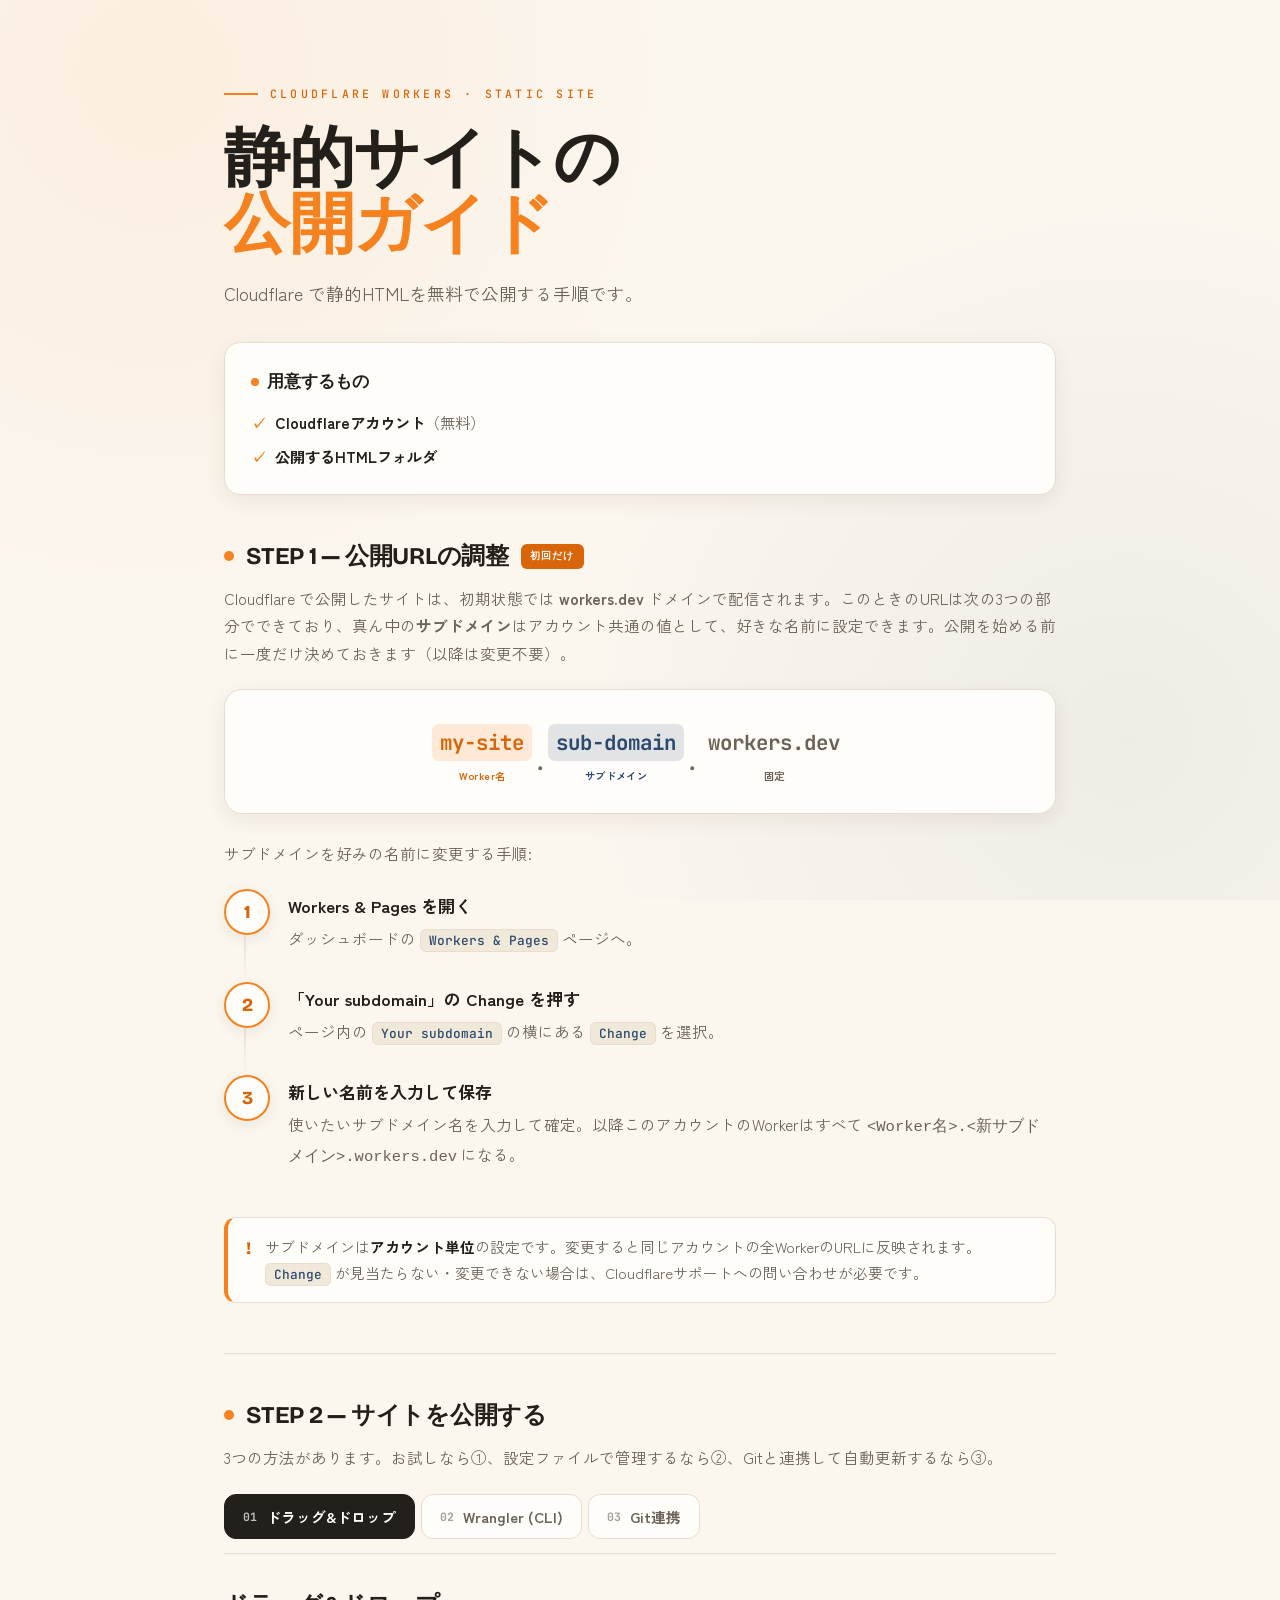
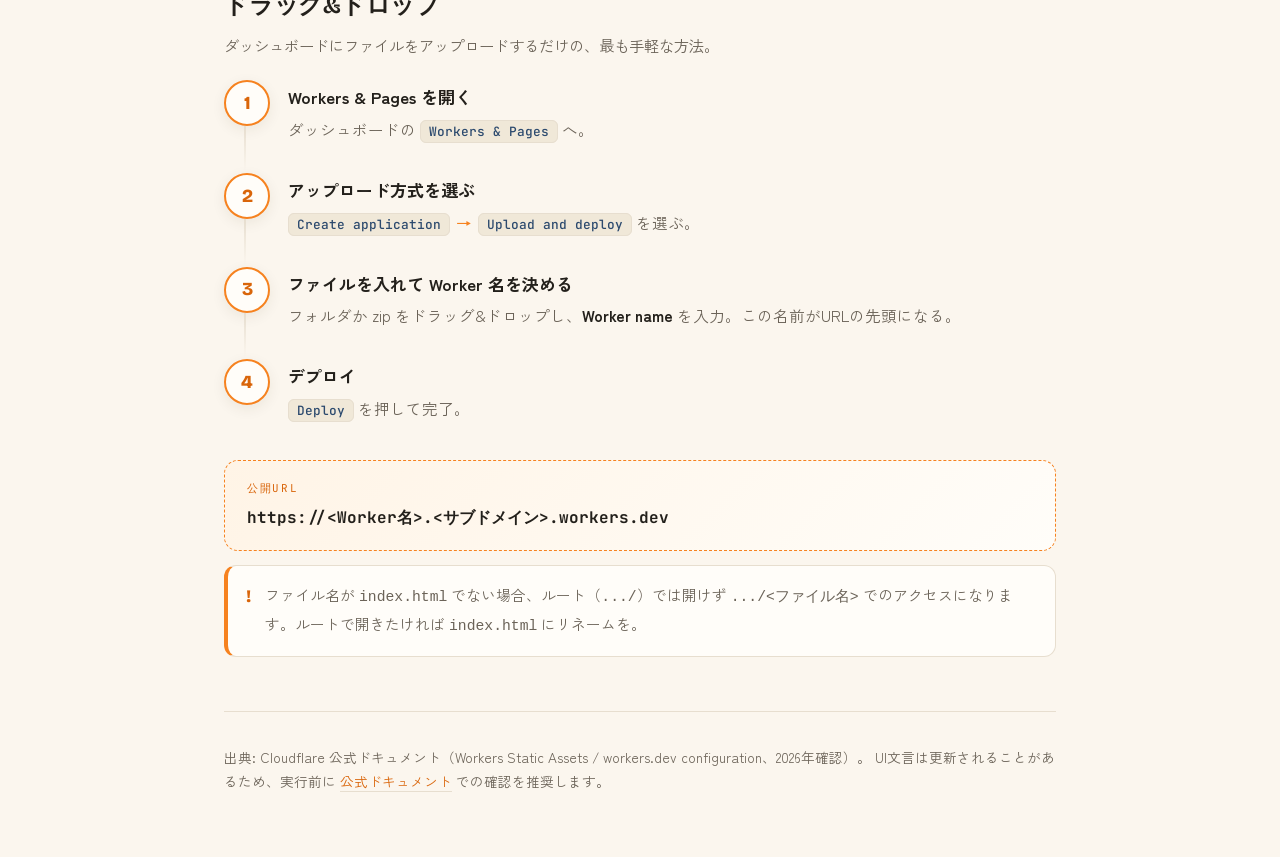
<file: public/docs/cloudflare-guide.html>
<!DOCTYPE html>
<html lang="ja">
<head>
<meta charset="UTF-8">
<meta name="viewport" content="width=device-width, initial-scale=1.0">
<title>Cloudflare 静的サイト公開ガイド</title>
<link rel="preconnect" href="https://fonts.googleapis.com">
<link rel="preconnect" href="https://fonts.gstatic.com" crossorigin>
<link href="https://fonts.googleapis.com/css2?family=Bricolage+Grotesque:opsz,wght@12..96,400;12..96,600;12..96,800&family=Zen+Kaku+Gothic+New:wght@400;500;700;900&family=JetBrains+Mono:wght@400;500;700&display=swap" rel="stylesheet">
<link rel="stylesheet" href="/css/style.css">
<link rel="icon" href="/favicon.ico" sizes="any">
<link rel="icon" href="/icons/favicon.svg" type="image/svg+xml">
<link rel="apple-touch-icon" href="/icons/apple-touch-icon.png">
<link rel="manifest" href="/site.webmanifest">
<meta name="theme-color" content="#F6821F">
</head>
<body>
<div class="wrap">

  <header>
    <div class="kicker">Cloudflare Workers · Static Site</div>
    <h1>静的サイトの<br><span class="orange">公開ガイド</span></h1>
    <p class="sub">Cloudflare で静的HTMLを無料で公開する手順です。</p>
  </header>

  <div class="prereq">
    <h3><span></span>用意するもの</h3>
    <ul>
      <li><b>Cloudflareアカウント</b>（無料）</li>
      <li><b>公開するHTMLフォルダ</b></li>
    </ul>
  </div>

  <!-- ========== STEP 1 ========== -->
  <div class="sec-h"><span class="bar"></span>STEP 1 — 公開URLの調整 <span class="once">初回だけ</span></div>
  <p class="sec-lead">Cloudflare で公開したサイトは、初期状態では <b>workers.dev</b> ドメインで配信されます。このときのURLは次の3つの部分でできており、真ん中の<b>サブドメイン</b>はアカウント共通の値として、好きな名前に設定できます。公開を始める前に一度だけ決めておきます（以降は変更不要）。</p>

  <div class="anatomy">
    <div class="url-line">
      <span class="seg s1"><span class="txt">my-site</span><span class="tag">Worker名</span></span>
      <span class="dot">.</span>
      <span class="seg s2"><span class="txt">sub-domain</span><span class="tag">サブドメイン</span></span>
      <span class="dot">.</span>
      <span class="seg s3"><span class="txt">workers.dev</span><span class="tag">固定</span></span>
    </div>
  </div>

  <p class="sec-lead">サブドメインを好みの名前に変更する手順:</p>
  <ol class="steps">
    <li>
      <div class="step-title">Workers &amp; Pages を開く</div>
      <div class="step-body">ダッシュボードの <span class="ui">Workers &amp; Pages</span> ページへ。</div>
    </li>
    <li>
      <div class="step-title">「Your subdomain」の Change を押す</div>
      <div class="step-body">ページ内の <span class="ui">Your subdomain</span> の横にある <span class="ui">Change</span> を選択。</div>
    </li>
    <li>
      <div class="step-title">新しい名前を入力して保存</div>
      <div class="step-body">使いたいサブドメイン名を入力して確定。以降このアカウントのWorkerはすべて <code>&lt;Worker名&gt;.&lt;新サブドメイン&gt;.workers.dev</code> になる。</div>
    </li>
  </ol>
  <div class="note">
    <span class="ic">!</span>
    <div>サブドメインは<b>アカウント単位</b>の設定です。変更すると同じアカウントの全WorkerのURLに反映されます。<span class="ui">Change</span> が見当たらない・変更できない場合は、Cloudflareサポートへの問い合わせが必要です。</div>
  </div>

  <div class="divider"></div>

  <!-- ========== STEP 2 ========== -->
  <div class="sec-h" style="margin-top:40px;"><span class="bar"></span>STEP 2 — サイトを公開する</div>
  <p class="sec-lead">3つの方法があります。お試しなら①、設定ファイルで管理するなら②、Gitと連携して自動更新するなら③。</p>

  <div class="tabs">
    <button class="tab active" data-tab="upload"><span class="n">01</span>ドラッグ&ドロップ</button>
    <button class="tab" data-tab="wrangler"><span class="n">02</span>Wrangler (CLI)</button>
    <button class="tab" data-tab="git"><span class="n">03</span>Git連携</button>
  </div>

  <!-- PANEL 1 -->
  <section class="panel active" id="upload">
    <div class="panel-head">
      <h2>ドラッグ&ドロップ</h2>
      <p>ダッシュボードにファイルをアップロードするだけの、最も手軽な方法。</p>
    </div>
    <ol class="steps">
      <li>
        <div class="step-title">Workers &amp; Pages を開く</div>
        <div class="step-body">ダッシュボードの <span class="ui">Workers &amp; Pages</span> へ。</div>
      </li>
      <li>
        <div class="step-title">アップロード方式を選ぶ</div>
        <div class="step-body"><span class="ui">Create application</span> <span class="arrow">→</span> <span class="ui">Upload and deploy</span> を選ぶ。</div>
      </li>
      <li>
        <div class="step-title">ファイルを入れて Worker 名を決める</div>
        <div class="step-body">フォルダか zip をドラッグ&ドロップし、<b>Worker name</b> を入力。この名前がURLの先頭になる。</div>
      </li>
      <li>
        <div class="step-title">デプロイ</div>
        <div class="step-body"><span class="ui">Deploy</span> を押して完了。</div>
      </li>
    </ol>
    <div class="result">
      <div class="lbl">公開URL</div>
      <div class="url">https://&lt;Worker名&gt;.&lt;サブドメイン&gt;.workers.dev</div>
    </div>
    <div class="note">
      <span class="ic">!</span>
      <div>ファイル名が <code>index.html</code> でない場合、ルート（<code>.../</code>）では開けず <code>.../&lt;ファイル名&gt;</code> でのアクセスになります。ルートで開きたければ <code>index.html</code> にリネームを。</div>
    </div>
  </section>

  <!-- PANEL 2 -->
  <section class="panel" id="wrangler">
    <div class="panel-head">
      <h2>Wrangler（CLI）</h2>
      <p>設定ファイルで管理する方法。CI組み込みやチーム運用に向く。</p>
    </div>
    <ol class="steps">
      <li>
        <div class="step-title">インストールしてログイン</div>
        <pre><span class="terminal-dot"><i></i><i></i><i></i></span><code><span class="cmt"># Node.js / npm が前提</span>
<span class="cmd">npm install -g wrangler</span>
<span class="cmd">wrangler login</span></code></pre>
      </li>
      <li>
        <div class="step-title">設定ファイルを作る</div>
        <div class="step-body">プロジェクトルートに <span class="ui">wrangler.jsonc</span> を作成。静的アセットのみなら最小構成はこれだけ。</div>
        <pre><span class="terminal-dot"><i></i><i></i><i></i></span><code>{
  <span class="key">"name"</span>: <span class="str">"my-site"</span>,           <span class="cmt">// ← URL先頭になる</span>
  <span class="key">"compatibility_date"</span>: <span class="str">"2026-06-01"</span>,
  <span class="key">"assets"</span>: {
    <span class="key">"directory"</span>: <span class="str">"./public/"</span>   <span class="cmt">// 公開フォルダ</span>
  }
}</code></pre>
      </li>
      <li>
        <div class="step-title">デプロイ</div>
        <pre><span class="terminal-dot"><i></i><i></i><i></i></span><code><span class="cmd">wrangler deploy</span></code></pre>
      </li>
    </ol>
    <div class="result">
      <div class="lbl">公開URL</div>
      <div class="url">https://my-site.&lt;サブドメイン&gt;.workers.dev</div>
    </div>
  </section>

  <!-- PANEL 3 -->
  <section class="panel" id="git">
    <div class="panel-head">
      <h2>Git連携（Workers Builds）</h2>
      <p>リポジトリと連携し、<code>git push</code> で自動ビルド&デプロイする方法。</p>
    </div>
    <ol class="steps">
      <li>
        <div class="step-title">リポジトリを接続</div>
        <div class="step-body"><span class="ui">Workers &amp; Pages</span> <span class="arrow">→</span> <span class="ui">Create application</span> から GitHub / GitLab のリポジトリをインポート。</div>
      </li>
      <li>
        <div class="step-title">ビルド設定</div>
        <div class="step-body">静的HTMLなら Build command は空欄。公開フォルダ（<code>assets.directory</code> 相当）を指定。</div>
      </li>
      <li>
        <div class="step-title">デプロイ</div>
        <div class="step-body">以降は push で自動更新。プレビューURLも付く。</div>
      </li>
    </ol>
    <div class="result">
      <div class="lbl">公開URL</div>
      <div class="url">https://&lt;Worker名&gt;.&lt;サブドメイン&gt;.workers.dev</div>
    </div>
  </section>

  <footer>
    出典: Cloudflare 公式ドキュメント（Workers Static Assets / workers.dev configuration、2026年確認）。
    UI文言は更新されることがあるため、実行前に
    <a href="https://developers.cloudflare.com/workers/static-assets/" target="_blank" rel="noopener">公式ドキュメント</a> での確認を推奨します。
  </footer>

</div>

<script>
  const tabs = document.querySelectorAll('.tab');
  const panels = document.querySelectorAll('.panel');
  tabs.forEach(tab=>{
    tab.addEventListener('click',()=>{
      tabs.forEach(t=>t.classList.remove('active'));
      panels.forEach(p=>p.classList.remove('active'));
      tab.classList.add('active');
      document.getElementById(tab.dataset.tab).classList.add('active');
    });
  });
</script>
</body>
</html>
</file>
<file: css/style.css>
/* ============================================================
   Temporary Static Documents — 共通スタイル
   このサイトの全ドキュメントが同じテイストを共有します。
   ============================================================ */

:root{
  --bg:#FBF6EE;--paper:#FFFDF9;--ink:#23201B;--ink-soft:#6B6358;
  --line:#E7DECF;--orange:#F6821F;--orange-deep:#D9650A;--blue:#2C4A6E;
  --shadow:rgba(60,46,20,.08);
}
*{box-sizing:border-box;margin:0;padding:0;}
html{scroll-behavior:smooth;}
body{
  font-family:"Zen Kaku Gothic New",sans-serif;background:var(--bg);color:var(--ink);
  line-height:1.75;-webkit-font-smoothing:antialiased;min-height:100vh;
  background-image:
    radial-gradient(circle at 12% 8%, rgba(246,130,31,.07), transparent 38%),
    radial-gradient(circle at 88% 82%, rgba(44,74,110,.06), transparent 42%);
  background-attachment:fixed;
}
.wrap{max-width:880px;margin:0 auto;padding:0 24px;}

/* ---------- 共通ヘッダー ---------- */
header{padding:84px 0 0;}
.kicker{
  font-family:"JetBrains Mono",monospace;font-size:.72rem;letter-spacing:.28em;
  text-transform:uppercase;color:var(--orange-deep);font-weight:500;
  display:flex;align-items:center;gap:12px;margin-bottom:22px;
}
.kicker::before{content:"";width:34px;height:2px;background:var(--orange);display:inline-block;}
h1{font-family:"Bricolage Grotesque",sans-serif;font-weight:800;
  font-size:clamp(2.4rem,6.5vw,4.1rem);line-height:1;letter-spacing:-.02em;}
h1 .orange{color:var(--orange);}
.sub{font-size:1.1rem;color:var(--ink-soft);margin-top:22px;font-weight:400;}

/* ---------- 用意するもの ---------- */
.prereq{background:var(--paper);border:1px solid var(--line);border-radius:16px;
  padding:24px 26px;margin:32px 0 40px;box-shadow:0 6px 20px var(--shadow);}
.prereq h3{font-family:"Bricolage Grotesque",sans-serif;font-size:1.05rem;font-weight:600;
  margin-bottom:12px;display:flex;align-items:center;gap:8px;}
.prereq h3 span{width:8px;height:8px;background:var(--orange);border-radius:50%;}
.prereq ul{list-style:none;display:grid;gap:8px;}
.prereq li{padding-left:24px;position:relative;font-size:.96rem;color:var(--ink-soft);}
.prereq li::before{content:"✓";position:absolute;left:0;color:var(--orange);font-weight:700;}
.prereq li b{color:var(--ink);}

/* ---------- セクション見出し ---------- */
.sec-h{font-family:"Bricolage Grotesque",sans-serif;font-weight:700;font-size:1.5rem;
  letter-spacing:-.01em;margin:18px 0 8px;display:flex;align-items:center;gap:12px;flex-wrap:wrap;}
.sec-h .bar{width:10px;height:10px;background:var(--orange);border-radius:50%;flex-shrink:0;}
.sec-h .once{font-family:"JetBrains Mono",monospace;font-size:.6rem;letter-spacing:.12em;
  text-transform:uppercase;color:#fff;background:var(--orange-deep);padding:4px 9px;
  border-radius:6px;font-weight:700;}
.sec-lead{color:var(--ink-soft);font-size:.97rem;margin-bottom:8px;}

/* ---------- URL構造の図解 ---------- */
.anatomy{background:var(--paper);border:1px solid var(--line);border-radius:18px;
  padding:30px 26px;margin:22px 0 26px;box-shadow:0 6px 20px var(--shadow);}
.url-line{font-family:"JetBrains Mono",monospace;font-size:clamp(.85rem,2.6vw,1.3rem);
  font-weight:700;display:flex;flex-wrap:wrap;align-items:flex-end;gap:2px;justify-content:center;
  line-height:1.4;}
.seg{display:inline-flex;flex-direction:column;align-items:center;gap:8px;padding-top:4px;}
.seg .txt{padding:4px 8px;border-radius:7px;}
.seg.s1 .txt{background:rgba(246,130,31,.16);color:var(--orange-deep);}
.seg.s2 .txt{background:rgba(44,74,110,.14);color:var(--blue);}
.seg.s3 .txt{color:var(--ink-soft);}
.seg .tag{font-family:"Zen Kaku Gothic New",sans-serif;font-size:.64rem;font-weight:700;
  letter-spacing:.04em;white-space:nowrap;}
.seg.s1 .tag{color:var(--orange-deep);}
.seg.s2 .tag{color:var(--blue);}
.seg.s3 .tag{color:var(--ink-soft);}
.dot{color:var(--ink-soft);font-weight:700;align-self:flex-end;padding-bottom:6px;}

/* ---------- ステップリスト ---------- */
ol.steps{list-style:none;counter-reset:step;margin-top:24px;}
ol.steps>li{counter-increment:step;position:relative;padding:0 0 32px 64px;}
ol.steps>li::before{content:counter(step);position:absolute;left:0;top:-2px;
  width:42px;height:42px;border-radius:50%;background:var(--paper);
  border:2px solid var(--orange);color:var(--orange-deep);
  font-family:"Bricolage Grotesque",sans-serif;font-weight:800;font-size:1.15rem;
  display:flex;align-items:center;justify-content:center;box-shadow:0 4px 14px var(--shadow);}
ol.steps>li::after{content:"";position:absolute;left:20px;top:44px;bottom:4px;width:2px;
  background:linear-gradient(var(--line),transparent);}
ol.steps>li:last-child::after{display:none;}
.step-title{font-weight:700;font-size:1.06rem;margin-bottom:4px;}
.step-body{color:var(--ink-soft);font-size:.97rem;}
.step-body b{color:var(--ink);font-weight:700;}

/* ---------- インラインUI要素 ---------- */
.ui{font-family:"JetBrains Mono",monospace;font-size:.8rem;background:#F0E8D8;
  border:1px solid var(--line);border-radius:6px;padding:2px 8px;color:var(--blue);
  white-space:nowrap;font-weight:500;}
.arrow{color:var(--orange);font-weight:700;margin:0 2px;}

/* ---------- コードブロック ---------- */
pre{background:#221F1A;border-radius:14px;padding:20px 22px;margin-top:14px;
  overflow-x:auto;box-shadow:0 10px 30px rgba(40,30,10,.18);position:relative;}
pre code{font-family:"JetBrains Mono",monospace;font-size:.82rem;color:#F3ECDD;
  line-height:1.85;display:block;}
pre .cmt{color:#7E9B6C;}
pre .cmd{color:#F6A04C;}
pre .key{color:#9CC4E4;}
pre .str{color:#E4C07A;}
.terminal-dot{position:absolute;top:14px;right:16px;display:flex;gap:6px;}
.terminal-dot i{width:9px;height:9px;border-radius:50%;display:block;opacity:.55;}
.terminal-dot i:nth-child(1){background:#FF5F56;}
.terminal-dot i:nth-child(2){background:#FFBD2E;}
.terminal-dot i:nth-child(3){background:#27C93F;}

/* ---------- 補足ノート ---------- */
.note{display:flex;gap:14px;background:var(--paper);border:1px solid var(--line);
  border-left:4px solid var(--orange);border-radius:12px;padding:16px 18px;margin-top:14px;
  font-size:.92rem;color:var(--ink-soft);}
.note b{color:var(--ink);font-weight:700;}
.note .ic{font-family:"Bricolage Grotesque",sans-serif;font-weight:800;color:var(--orange-deep);
  font-size:1.1rem;flex-shrink:0;}

/* ---------- 結果（公開URL） ---------- */
.result{margin-top:6px;background:linear-gradient(135deg,#FFF4E6,#FFFDF9);
  border:1px dashed var(--orange);border-radius:14px;padding:18px 22px;}
.result .lbl{font-family:"JetBrains Mono",monospace;font-size:.68rem;letter-spacing:.16em;
  text-transform:uppercase;color:var(--orange-deep);}
.result .url{font-family:"JetBrains Mono",monospace;font-size:1rem;color:var(--ink);
  font-weight:700;margin-top:6px;word-break:break-all;}

.divider{height:1px;background:var(--line);margin:50px 0 0;}

/* ---------- タブ ---------- */
.tabs{display:flex;gap:6px;margin:4px 0 30px;flex-wrap:wrap;position:sticky;top:0;
  background:var(--bg);padding:14px 0;z-index:20;border-bottom:1px solid var(--line);}
.tab{font-family:"Zen Kaku Gothic New",sans-serif;font-weight:700;font-size:.92rem;
  border:1px solid var(--line);background:var(--paper);color:var(--ink-soft);
  padding:11px 18px;border-radius:12px;cursor:pointer;transition:.18s;
  display:flex;align-items:center;gap:9px;}
.tab .n{font-family:"JetBrains Mono",monospace;font-size:.72rem;opacity:.6;}
.tab:hover{border-color:var(--orange);color:var(--ink);}
.tab.active{background:var(--ink);color:#fff;border-color:var(--ink);}
.tab.active .n{opacity:.7;}
.panel{display:none;animation:fade .4s ease;}
.panel.active{display:block;}
@keyframes fade{from{opacity:0;transform:translateY(8px);}to{opacity:1;transform:none;}}
.panel-head h2{font-family:"Bricolage Grotesque",sans-serif;font-weight:600;
  font-size:1.5rem;letter-spacing:-.01em;}
.panel-head p{color:var(--ink-soft);font-size:.96rem;margin-top:6px;}

/* ---------- 目次（index）の文書カード ---------- */
.count{font-family:"JetBrains Mono",monospace;font-size:.72rem;letter-spacing:.16em;
  text-transform:uppercase;color:var(--ink-soft);margin:46px 0 14px;
  display:flex;align-items:center;gap:12px;}
.count::after{content:"";flex:1;height:1px;background:var(--line);}
.docs{list-style:none;display:grid;gap:14px;}
.doc{display:flex;align-items:center;gap:18px;text-decoration:none;color:inherit;
  background:var(--paper);border:1px solid var(--line);border-radius:16px;
  padding:22px 24px;box-shadow:0 6px 20px var(--shadow);
  transition:transform .16s ease,border-color .16s ease,box-shadow .16s ease;}
.doc:hover{transform:translateY(-2px);border-color:var(--orange);box-shadow:0 12px 28px var(--shadow);}
.doc .idx{font-family:"JetBrains Mono",monospace;font-size:.8rem;font-weight:700;
  color:var(--orange-deep);flex-shrink:0;width:30px;}
.doc .meta{flex:1;min-width:0;}
.doc .title{font-family:"Bricolage Grotesque",sans-serif;font-weight:700;
  font-size:1.12rem;letter-spacing:-.01em;}
.doc .desc{color:var(--ink-soft);font-size:.92rem;margin-top:3px;}
.doc .go{font-family:"Bricolage Grotesque",sans-serif;font-weight:800;font-size:1.3rem;
  color:var(--orange);flex-shrink:0;transition:transform .16s ease;}
.doc:hover .go{transform:translateX(4px);}

/* ---------- フッター ---------- */
footer{margin-top:54px;padding:34px 0 70px;border-top:1px solid var(--line);
  color:var(--ink-soft);font-size:.85rem;}
footer a{color:var(--orange-deep);text-decoration:none;border-bottom:1px solid var(--line);}
footer a:hover{border-color:var(--orange);}
.conf{font-family:"JetBrains Mono",monospace;font-size:.74rem;margin-top:10px;opacity:.85;line-height:1.7;}
</file>
<file: public/css/style.css>
/* ============================================================
   Temporary Static Documents — 共通スタイル
   このサイトの全ドキュメントが同じテイストを共有します。
   ============================================================ */

:root{
  --bg:#FBF6EE;--paper:#FFFDF9;--ink:#23201B;--ink-soft:#6B6358;
  --line:#E7DECF;--orange:#F6821F;--orange-deep:#D9650A;--blue:#2C4A6E;
  --shadow:rgba(60,46,20,.08);
}
*{box-sizing:border-box;margin:0;padding:0;}
html{scroll-behavior:smooth;}
body{
  font-family:"Zen Kaku Gothic New",sans-serif;background:var(--bg);color:var(--ink);
  line-height:1.75;-webkit-font-smoothing:antialiased;min-height:100vh;
  background-image:
    radial-gradient(circle at 12% 8%, rgba(246,130,31,.07), transparent 38%),
    radial-gradient(circle at 88% 82%, rgba(44,74,110,.06), transparent 42%);
  background-attachment:fixed;
}
.wrap{max-width:880px;margin:0 auto;padding:0 24px;}

/* ---------- 共通ヘッダー ---------- */
header{padding:84px 0 0;}
.kicker{
  font-family:"JetBrains Mono",monospace;font-size:.72rem;letter-spacing:.28em;
  text-transform:uppercase;color:var(--orange-deep);font-weight:500;
  display:flex;align-items:center;gap:12px;margin-bottom:22px;
}
.kicker::before{content:"";width:34px;height:2px;background:var(--orange);display:inline-block;}
h1{font-family:"Bricolage Grotesque",sans-serif;font-weight:800;
  font-size:clamp(2.4rem,6.5vw,4.1rem);line-height:1;letter-spacing:-.02em;}
h1 .orange{color:var(--orange);}
.sub{font-size:1.1rem;color:var(--ink-soft);margin-top:22px;font-weight:400;}

/* ---------- 用意するもの ---------- */
.prereq{background:var(--paper);border:1px solid var(--line);border-radius:16px;
  padding:24px 26px;margin:32px 0 40px;box-shadow:0 6px 20px var(--shadow);}
.prereq h3{font-family:"Bricolage Grotesque",sans-serif;font-size:1.05rem;font-weight:600;
  margin-bottom:12px;display:flex;align-items:center;gap:8px;}
.prereq h3 span{width:8px;height:8px;background:var(--orange);border-radius:50%;}
.prereq ul{list-style:none;display:grid;gap:8px;}
.prereq li{padding-left:24px;position:relative;font-size:.96rem;color:var(--ink-soft);}
.prereq li::before{content:"✓";position:absolute;left:0;color:var(--orange);font-weight:700;}
.prereq li b{color:var(--ink);}

/* ---------- セクション見出し ---------- */
.sec-h{font-family:"Bricolage Grotesque",sans-serif;font-weight:700;font-size:1.5rem;
  letter-spacing:-.01em;margin:18px 0 8px;display:flex;align-items:center;gap:12px;flex-wrap:wrap;}
.sec-h .bar{width:10px;height:10px;background:var(--orange);border-radius:50%;flex-shrink:0;}
.sec-h .once{font-family:"JetBrains Mono",monospace;font-size:.6rem;letter-spacing:.12em;
  text-transform:uppercase;color:#fff;background:var(--orange-deep);padding:4px 9px;
  border-radius:6px;font-weight:700;}
.sec-lead{color:var(--ink-soft);font-size:.97rem;margin-bottom:8px;}

/* ---------- URL構造の図解 ---------- */
.anatomy{background:var(--paper);border:1px solid var(--line);border-radius:18px;
  padding:30px 26px;margin:22px 0 26px;box-shadow:0 6px 20px var(--shadow);}
.url-line{font-family:"JetBrains Mono",monospace;font-size:clamp(.85rem,2.6vw,1.3rem);
  font-weight:700;display:flex;flex-wrap:wrap;align-items:flex-end;gap:2px;justify-content:center;
  line-height:1.4;}
.seg{display:inline-flex;flex-direction:column;align-items:center;gap:8px;padding-top:4px;}
.seg .txt{padding:4px 8px;border-radius:7px;}
.seg.s1 .txt{background:rgba(246,130,31,.16);color:var(--orange-deep);}
.seg.s2 .txt{background:rgba(44,74,110,.14);color:var(--blue);}
.seg.s3 .txt{color:var(--ink-soft);}
.seg .tag{font-family:"Zen Kaku Gothic New",sans-serif;font-size:.64rem;font-weight:700;
  letter-spacing:.04em;white-space:nowrap;}
.seg.s1 .tag{color:var(--orange-deep);}
.seg.s2 .tag{color:var(--blue);}
.seg.s3 .tag{color:var(--ink-soft);}
.dot{color:var(--ink-soft);font-weight:700;align-self:flex-end;padding-bottom:6px;}

/* ---------- ステップリスト ---------- */
ol.steps{list-style:none;counter-reset:step;margin-top:24px;}
ol.steps>li{counter-increment:step;position:relative;padding:0 0 32px 64px;}
ol.steps>li::before{content:counter(step);position:absolute;left:0;top:-2px;
  width:42px;height:42px;border-radius:50%;background:var(--paper);
  border:2px solid var(--orange);color:var(--orange-deep);
  font-family:"Bricolage Grotesque",sans-serif;font-weight:800;font-size:1.15rem;
  display:flex;align-items:center;justify-content:center;box-shadow:0 4px 14px var(--shadow);}
ol.steps>li::after{content:"";position:absolute;left:20px;top:44px;bottom:4px;width:2px;
  background:linear-gradient(var(--line),transparent);}
ol.steps>li:last-child::after{display:none;}
.step-title{font-weight:700;font-size:1.06rem;margin-bottom:4px;}
.step-body{color:var(--ink-soft);font-size:.97rem;}
.step-body b{color:var(--ink);font-weight:700;}

/* ---------- インラインUI要素 ---------- */
.ui{font-family:"JetBrains Mono",monospace;font-size:.8rem;background:#F0E8D8;
  border:1px solid var(--line);border-radius:6px;padding:2px 8px;color:var(--blue);
  white-space:nowrap;font-weight:500;}
.arrow{color:var(--orange);font-weight:700;margin:0 2px;}

/* ---------- コードブロック ---------- */
pre{background:#221F1A;border-radius:14px;padding:20px 22px;margin-top:14px;
  overflow-x:auto;box-shadow:0 10px 30px rgba(40,30,10,.18);position:relative;}
pre code{font-family:"JetBrains Mono",monospace;font-size:.82rem;color:#F3ECDD;
  line-height:1.85;display:block;}
pre .cmt{color:#7E9B6C;}
pre .cmd{color:#F6A04C;}
pre .key{color:#9CC4E4;}
pre .str{color:#E4C07A;}
.terminal-dot{position:absolute;top:14px;right:16px;display:flex;gap:6px;}
.terminal-dot i{width:9px;height:9px;border-radius:50%;display:block;opacity:.55;}
.terminal-dot i:nth-child(1){background:#FF5F56;}
.terminal-dot i:nth-child(2){background:#FFBD2E;}
.terminal-dot i:nth-child(3){background:#27C93F;}

/* ---------- 補足ノート ---------- */
.note{display:flex;gap:14px;background:var(--paper);border:1px solid var(--line);
  border-left:4px solid var(--orange);border-radius:12px;padding:16px 18px;margin-top:14px;
  font-size:.92rem;color:var(--ink-soft);}
.note b{color:var(--ink);font-weight:700;}
.note .ic{font-family:"Bricolage Grotesque",sans-serif;font-weight:800;color:var(--orange-deep);
  font-size:1.1rem;flex-shrink:0;}

/* ---------- 結果（公開URL） ---------- */
.result{margin-top:6px;background:linear-gradient(135deg,#FFF4E6,#FFFDF9);
  border:1px dashed var(--orange);border-radius:14px;padding:18px 22px;}
.result .lbl{font-family:"JetBrains Mono",monospace;font-size:.68rem;letter-spacing:.16em;
  text-transform:uppercase;color:var(--orange-deep);}
.result .url{font-family:"JetBrains Mono",monospace;font-size:1rem;color:var(--ink);
  font-weight:700;margin-top:6px;word-break:break-all;}

.divider{height:1px;background:var(--line);margin:50px 0 0;}

/* ---------- タブ ---------- */
.tabs{display:flex;gap:6px;margin:4px 0 30px;flex-wrap:wrap;position:sticky;top:0;
  background:var(--bg);padding:14px 0;z-index:20;border-bottom:1px solid var(--line);}
.tab{font-family:"Zen Kaku Gothic New",sans-serif;font-weight:700;font-size:.92rem;
  border:1px solid var(--line);background:var(--paper);color:var(--ink-soft);
  padding:11px 18px;border-radius:12px;cursor:pointer;transition:.18s;
  display:flex;align-items:center;gap:9px;}
.tab .n{font-family:"JetBrains Mono",monospace;font-size:.72rem;opacity:.6;}
.tab:hover{border-color:var(--orange);color:var(--ink);}
.tab.active{background:var(--ink);color:#fff;border-color:var(--ink);}
.tab.active .n{opacity:.7;}
.panel{display:none;animation:fade .4s ease;}
.panel.active{display:block;}
@keyframes fade{from{opacity:0;transform:translateY(8px);}to{opacity:1;transform:none;}}
.panel-head h2{font-family:"Bricolage Grotesque",sans-serif;font-weight:600;
  font-size:1.5rem;letter-spacing:-.01em;}
.panel-head p{color:var(--ink-soft);font-size:.96rem;margin-top:6px;}

/* ---------- 目次（index）の文書カード ---------- */
.count{font-family:"JetBrains Mono",monospace;font-size:.72rem;letter-spacing:.16em;
  text-transform:uppercase;color:var(--ink-soft);margin:46px 0 14px;
  display:flex;align-items:center;gap:12px;}
.count::after{content:"";flex:1;height:1px;background:var(--line);}
.docs{list-style:none;display:grid;gap:14px;}
.doc{display:flex;align-items:center;gap:18px;text-decoration:none;color:inherit;
  background:var(--paper);border:1px solid var(--line);border-radius:16px;
  padding:22px 24px;box-shadow:0 6px 20px var(--shadow);
  transition:transform .16s ease,border-color .16s ease,box-shadow .16s ease;}
.doc:hover{transform:translateY(-2px);border-color:var(--orange);box-shadow:0 12px 28px var(--shadow);}
.doc .idx{font-family:"JetBrains Mono",monospace;font-size:.8rem;font-weight:700;
  color:var(--orange-deep);flex-shrink:0;width:30px;}
.doc .meta{flex:1;min-width:0;}
.doc .title{font-family:"Bricolage Grotesque",sans-serif;font-weight:700;
  font-size:1.12rem;letter-spacing:-.01em;}
.doc .desc{color:var(--ink-soft);font-size:.92rem;margin-top:3px;}
.doc .go{font-family:"Bricolage Grotesque",sans-serif;font-weight:800;font-size:1.3rem;
  color:var(--orange);flex-shrink:0;transition:transform .16s ease;}
.doc:hover .go{transform:translateX(4px);}

/* ---------- ソート可能な表 ---------- */
.table-wrap{background:var(--paper);border:1px solid var(--line);border-radius:16px;
  box-shadow:0 6px 20px var(--shadow);overflow:hidden;margin:8px 0 26px;}
table.sortable{width:100%;border-collapse:collapse;font-size:.97rem;}
table.sortable th,table.sortable td{text-align:left;padding:14px 22px;}
table.sortable thead th{background:#F4ECDD;color:var(--ink);font-weight:700;
  font-family:"Bricolage Grotesque",sans-serif;letter-spacing:-.01em;
  cursor:pointer;user-select:none;white-space:nowrap;
  border-bottom:2px solid var(--line);transition:color .15s;}
table.sortable thead th:hover{color:var(--orange-deep);}
table.sortable thead th::after{content:"⇅";font-size:.78rem;margin-left:8px;
  color:var(--ink-soft);opacity:.45;}
table.sortable thead th[aria-sort="ascending"]::after{content:"↑";color:var(--orange);opacity:1;}
table.sortable thead th[aria-sort="descending"]::after{content:"↓";color:var(--orange);opacity:1;}
table.sortable tbody tr{border-top:1px solid var(--line);}
table.sortable tbody tr:first-child{border-top:none;}
table.sortable tbody tr:hover{background:#FBF4E7;}
table.sortable tbody td{color:var(--ink-soft);}
table.sortable tbody td:last-child{color:var(--ink);font-weight:500;}

/* ---------- フッター ---------- */
footer{margin-top:54px;padding:34px 0 70px;border-top:1px solid var(--line);
  color:var(--ink-soft);font-size:.85rem;}
footer a{color:var(--orange-deep);text-decoration:none;border-bottom:1px solid var(--line);}
footer a:hover{border-color:var(--orange);}
.conf{font-family:"JetBrains Mono",monospace;font-size:.74rem;margin-top:10px;opacity:.85;line-height:1.7;}
</file>
